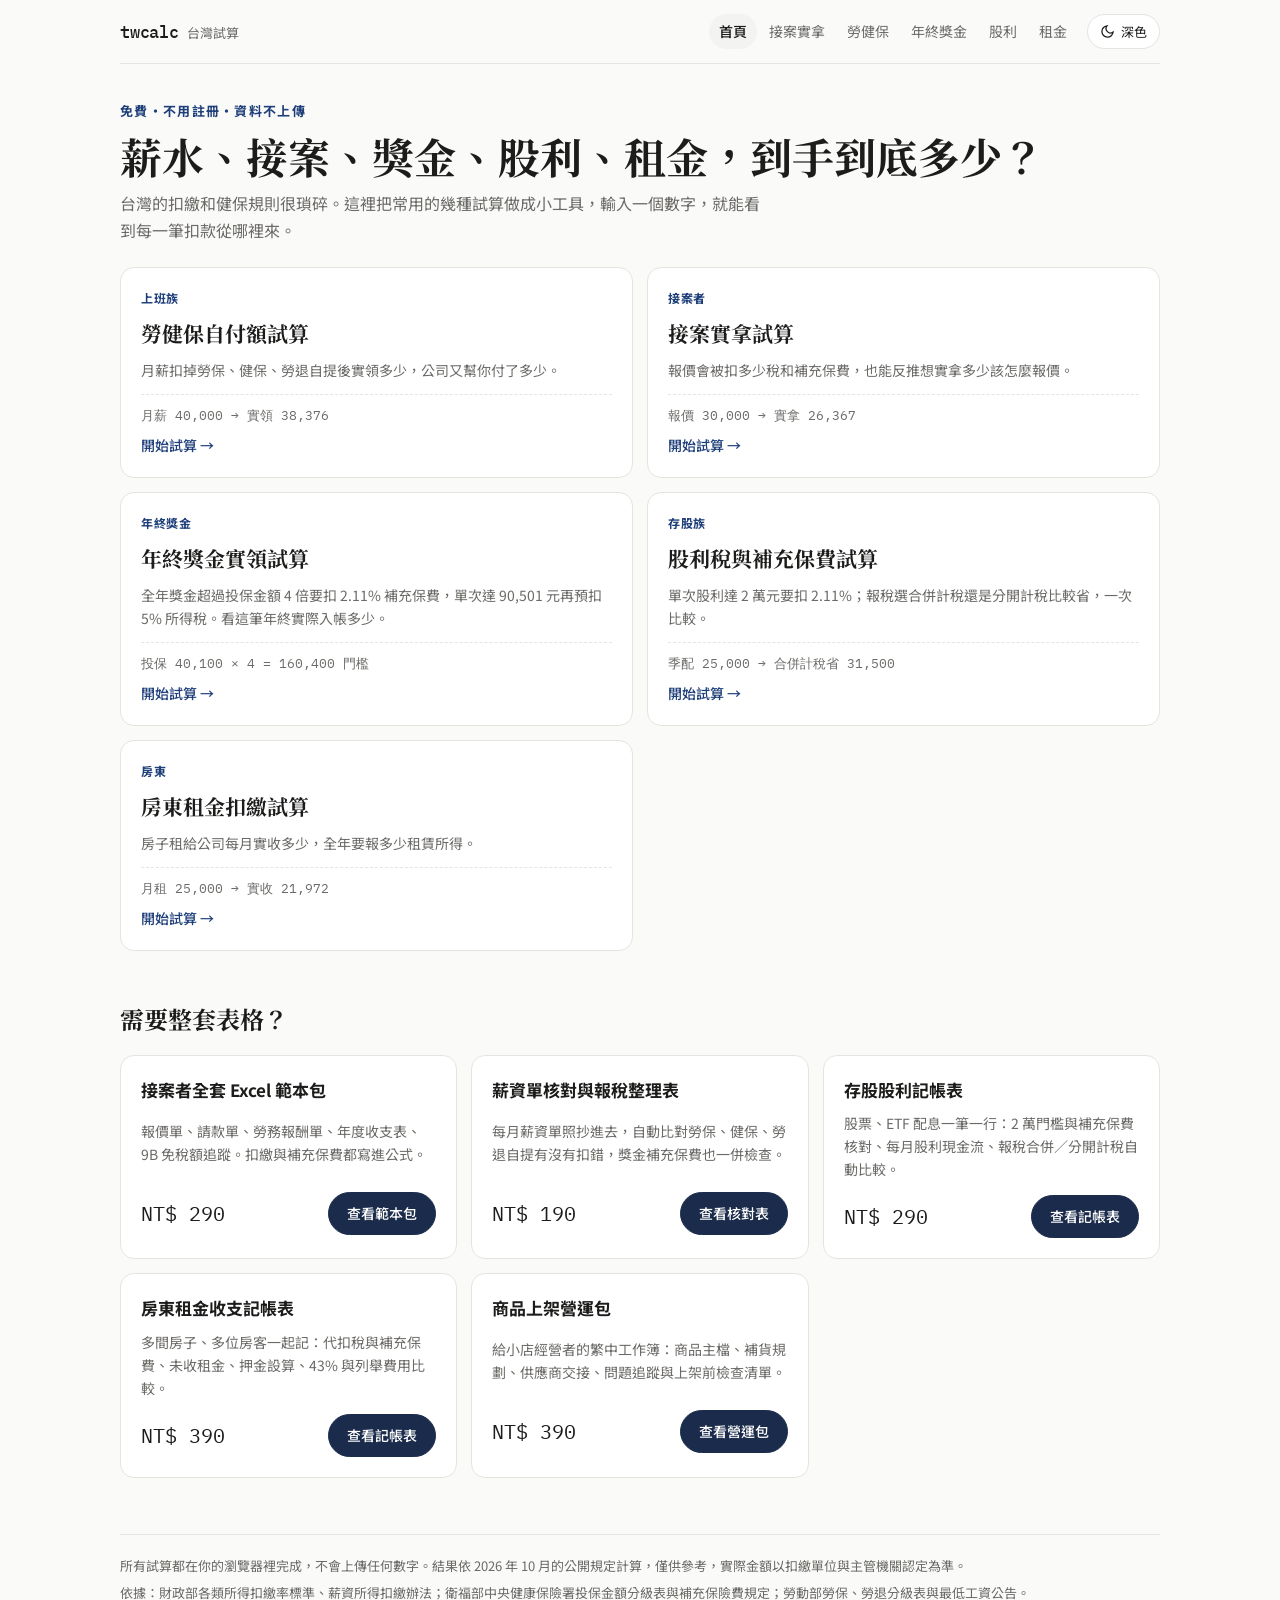
<file: index.html>
<!doctype html>
<html lang="zh-Hant-TW">
<head>
<meta charset="utf-8">
<meta name="viewport" content="width=device-width,initial-scale=1,viewport-fit=cover">
<title>twcalc 台灣試算</title>
<meta name="description" content="台灣人常用的薪資、接案、獎金與租金試算小工具：勞健保自付額、接案實拿、年終獎金扣繳、股利報稅、房東租金扣繳。免費使用，資料只在瀏覽器裡運算。">
<link rel="canonical" href="https://vic510.github.io/twcalc/">
<meta property="og:type" content="website">
<meta property="og:title" content="twcalc 台灣試算">
<meta property="og:description" content="台灣人常用的薪資、接案、獎金與租金試算小工具：勞健保自付額、接案實拿、年終獎金扣繳、股利報稅、房東租金扣繳。免費使用，資料只在瀏覽器裡運算。">
<meta property="og:url" content="https://vic510.github.io/twcalc/">
<meta property="og:locale" content="zh_TW">
<meta name="theme-color" content="#1B2B4B">
<link rel="icon" href="data:image/svg+xml,%3Csvg xmlns='http://www.w3.org/2000/svg' viewBox='0 0 32 32'%3E%3Crect width='32' height='32' rx='8' fill='%231B2B4B'/%3E%3Ctext x='16' y='22' font-size='17' text-anchor='middle' fill='white' font-family='monospace'%3Etw%3C/text%3E%3C/svg%3E">
<script>(function(){var t;try{t=localStorage.getItem('twcalc-theme')}catch(e){}if(!t)t=matchMedia('(prefers-color-scheme: dark)').matches?'dark':'light';document.documentElement.dataset.theme=t})()</script>
<link rel="preconnect" href="https://fonts.googleapis.com">
<link rel="preconnect" href="https://fonts.gstatic.com" crossorigin>
<link rel="stylesheet" href="https://fonts.googleapis.com/css2?family=Noto+Serif+TC:wght@700&family=Noto+Sans+TC:wght@400;500;700&family=IBM+Plex+Mono:wght@400;500&display=swap">
<link rel="stylesheet" href="assets/site.css">
<script type="application/ld+json">{"@context": "https://schema.org", "@type": "WebApplication", "name": "twcalc 台灣試算", "url": "https://vic510.github.io/twcalc/", "applicationCategory": "FinanceApplication", "operatingSystem": "Any", "inLanguage": "zh-Hant-TW", "offers": {"@type": "Offer", "price": "0", "priceCurrency": "TWD"}, "description": "台灣人常用的薪資、接案、獎金與租金試算小工具：勞健保自付額、接案實拿、年終獎金扣繳、股利報稅、房東租金扣繳。免費使用，資料只在瀏覽器裡運算。"}</script>
</head>
<body>
<div class="wrap">
<nav class="nav" aria-label="主要">
  <a class="brand" href=""><b>twcalc</b><span>台灣試算</span></a>
  <div class="nav-r"><div class="links"><a href="" aria-current="page" class="keep">首頁</a><a href="freelance/">接案實拿</a><a href="payroll/">勞健保</a><a href="bonus/">年終獎金</a><a href="dividend/">股利</a><a href="rent/">租金</a></div><button class="theme" id="theme" type="button"></button></div>
</nav>
  <header class="hero">
    <div class="eyebrow">免費・不用註冊・資料不上傳</div>
    <h1><span class="nw">薪水、接案、獎金、股利、租金，</span><span class="nw">到手到底多少？</span></h1>
    <p class="lede">台灣的扣繳和健保規則很瑣碎。這裡把常用的幾種試算做成小工具，輸入一個數字，就能看到每一筆扣款從哪裡來。</p>
  </header>

  <div class="tools">
    <a class="tool" href="payroll/">
      <span class="tag">上班族</span>
      <h3>勞健保自付額試算</h3>
      <p>月薪扣掉勞保、健保、勞退自提後實領多少，公司又幫你付了多少。</p>
      <span class="q">月薪 40,000 → 實領 38,376</span>
      <span class="go">開始試算 →</span>
    </a>
    <a class="tool" href="freelance/">
      <span class="tag">接案者</span>
      <h3>接案實拿試算</h3>
      <p>報價會被扣多少稅和補充保費，也能反推想實拿多少該怎麼報價。</p>
      <span class="q">報價 30,000 → 實拿 26,367</span>
      <span class="go">開始試算 →</span>
    </a>
    <a class="tool" href="bonus/">
      <span class="tag">年終獎金</span>
      <h3>年終獎金實領試算</h3>
      <p>全年獎金超過投保金額 4 倍要扣 2.11% 補充保費，單次達 90,501 元再預扣 5% 所得稅。看這筆年終實際入帳多少。</p>
      <span class="q">投保 40,100 × 4 = 160,400 門檻</span>
      <span class="go">開始試算 →</span>
    </a>
    <a class="tool" href="dividend/">
      <span class="tag">存股族</span>
      <h3>股利稅與補充保費試算</h3>
      <p>單次股利達 2 萬元要扣 2.11%；報稅選合併計稅還是分開計稅比較省，一次比較。</p>
      <span class="q">季配 25,000 → 合併計稅省 31,500</span>
      <span class="go">開始試算 →</span>
    </a>
    <a class="tool" href="rent/">
      <span class="tag">房東</span>
      <h3>房東租金扣繳試算</h3>
      <p>房子租給公司每月實收多少，全年要報多少租賃所得。</p>
      <span class="q">月租 25,000 → 實收 21,972</span>
      <span class="go">開始試算 →</span>
    </a>
  </div>

  <section class="info">
    <h2>需要整套表格？</h2>
    <div class="packs">
      <div class="packcard">
        <h3>接案者全套 Excel 範本包</h3>
        <p>報價單、請款單、勞務報酬單、年度收支表、9B 免稅額追蹤。扣繳與補充保費都寫進公式。</p>
        <div class="row2"><span class="p">NT$ 290</span><a class="btn" href="https://peterleaf8.gumroad.com/l/tw-freelance-pack" target="_blank" rel="noopener">查看範本包</a></div>
      </div>
      <div class="packcard">
        <h3>薪資單核對與報稅整理表</h3>
        <p>每月薪資單照抄進去，自動比對勞保、健保、勞退自提有沒有扣錯，獎金補充保費也一併檢查。</p>
        <div class="row2"><span class="p">NT$ 190</span><a class="btn" href="https://peterleaf8.gumroad.com/l/tw-payroll-check" target="_blank" rel="noopener">查看核對表</a></div>
      </div>
      <div class="packcard">
        <h3>存股股利記帳表</h3>
        <p>股票、ETF 配息一筆一行：2 萬門檻與補充保費核對、每月股利現金流、報稅合併／分開計稅自動比較。</p>
        <div class="row2"><span class="p">NT$ 290</span><a class="btn" href="https://peterleaf8.gumroad.com/l/tw-dividend-pack" target="_blank" rel="noopener">查看記帳表</a></div>
      </div>
      <div class="packcard">
        <h3>房東租金收支記帳表</h3>
        <p>多間房子、多位房客一起記：代扣稅與補充保費、未收租金、押金設算、43% 與列舉費用比較。</p>
        <div class="row2"><span class="p">NT$ 390</span><a class="btn" href="https://peterleaf8.gumroad.com/l/tw-landlord-pack" target="_blank" rel="noopener">查看記帳表</a></div>
      </div>
      <div class="packcard">
        <h3>商品上架營運包</h3>
        <p>給小店經營者的繁中工作簿：商品主檔、補貨規劃、供應商交接、問題追蹤與上架前檢查清單。</p>
        <div class="row2"><span class="p">NT$ 390</span><a class="btn" href="https://peterleaf8.gumroad.com/l/tw-shop-listing-pack" target="_blank" rel="noopener">查看營運包</a></div>
      </div>
    </div>
  </section>

<footer class="foot">
  <span>所有試算都在你的瀏覽器裡完成，不會上傳任何數字。結果依 2026 年 10 月的公開規定計算，僅供參考，實際金額以扣繳單位與主管機關認定為準。</span>
  <span>依據：財政部各類所得扣繳率標準、薪資所得扣繳辦法；衛福部中央健康保險署投保金額分級表與補充保險費規定；勞動部勞保、勞退分級表與最低工資公告。</span>
</footer>
</div>
<script src="assets/tw.js"></script>
<script src="assets/ui.js"></script>
<script src="assets/home.js" defer></script>
</body>
</html>
</file>
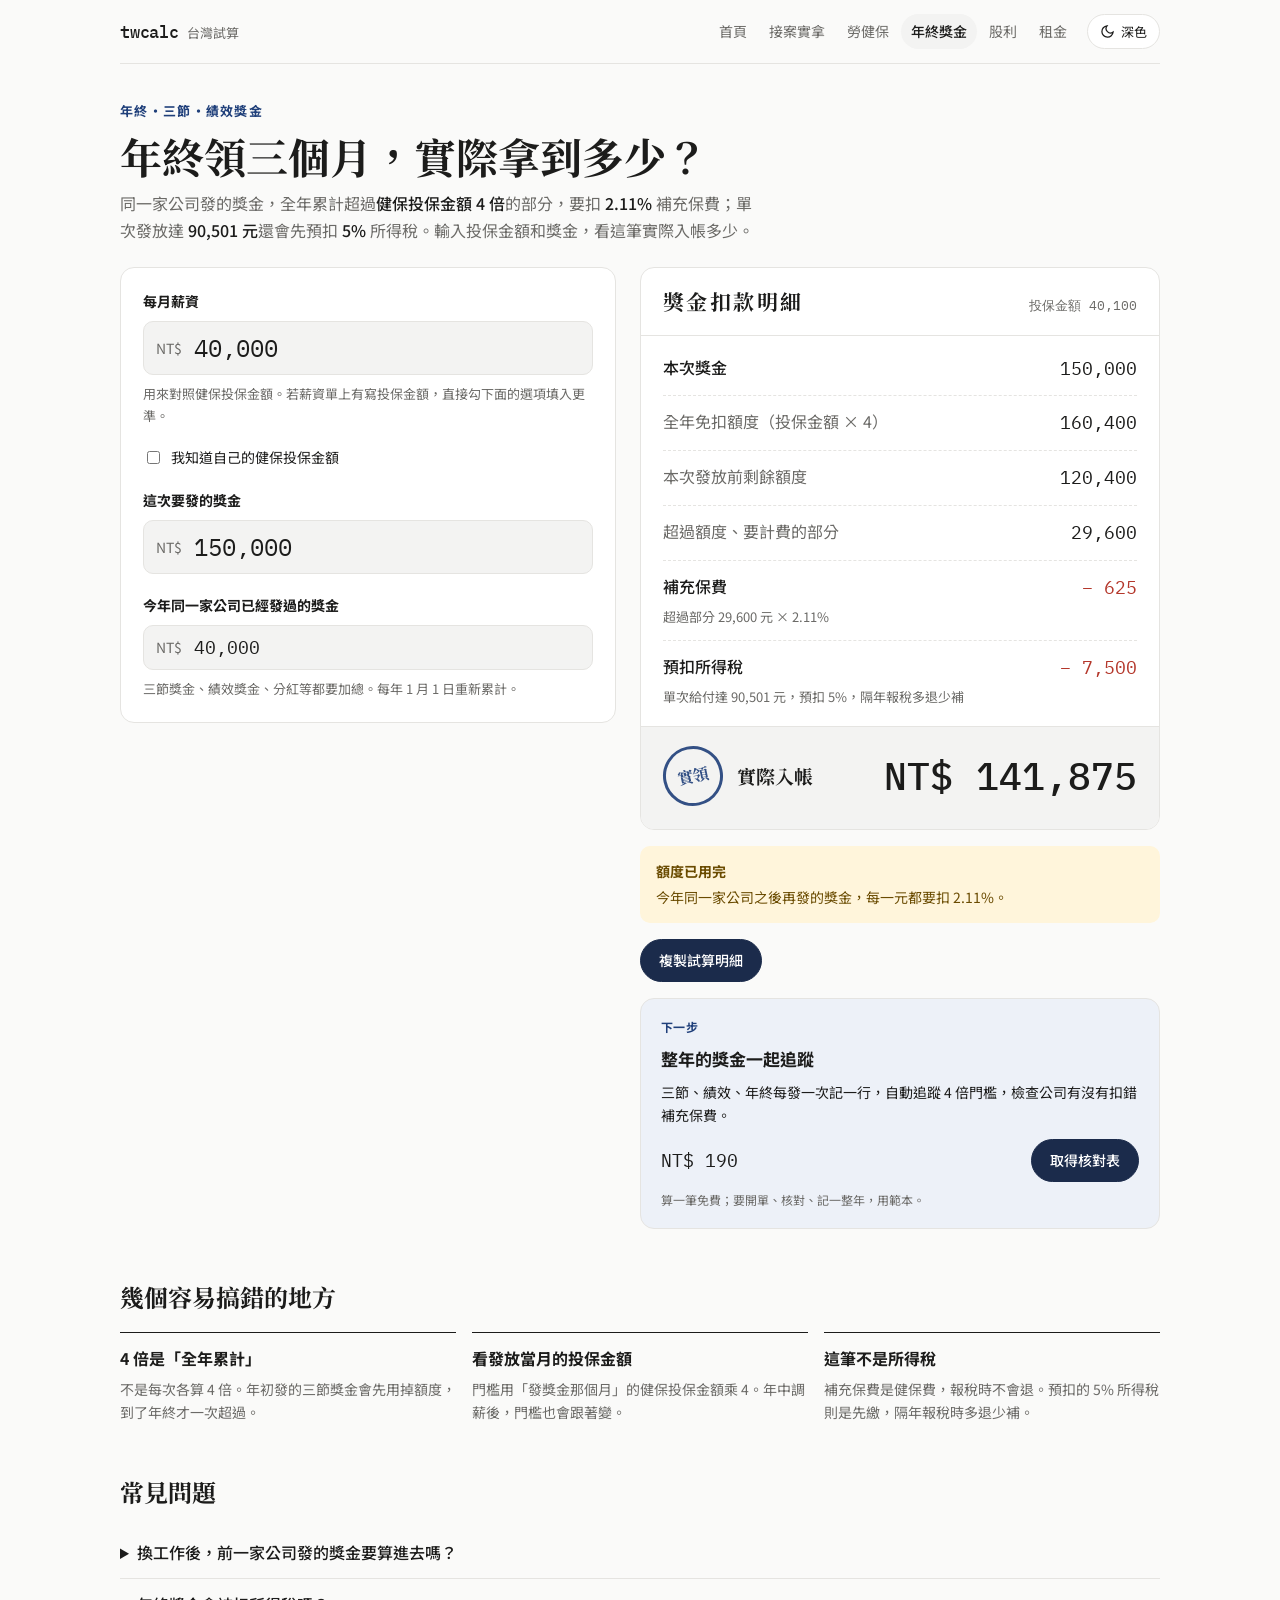
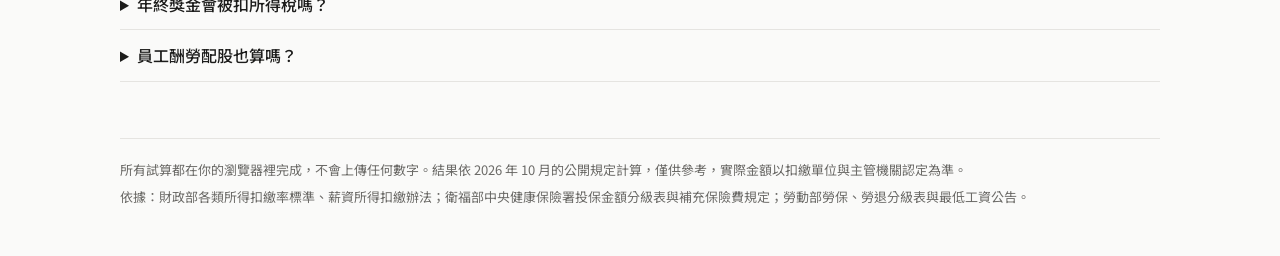
<file: bonus/index.html>
<!doctype html>
<html lang="zh-Hant-TW">
<head>
<meta charset="utf-8">
<meta name="viewport" content="width=device-width,initial-scale=1,viewport-fit=cover">
<title>年終獎金實領試算｜twcalc 台灣試算</title>
<meta name="description" content="年終、三節獎金會被扣多少？輸入投保金額與獎金，算出二代健保補充保費（超過 4 倍門檻）與 5% 預扣所得稅，看實際入帳金額。">
<link rel="canonical" href="https://vic510.github.io/twcalc/bonus/">
<meta property="og:type" content="website">
<meta property="og:title" content="年終獎金實領試算｜twcalc 台灣試算">
<meta property="og:description" content="年終、三節獎金會被扣多少？輸入投保金額與獎金，算出二代健保補充保費（超過 4 倍門檻）與 5% 預扣所得稅，看實際入帳金額。">
<meta property="og:url" content="https://vic510.github.io/twcalc/bonus/">
<meta property="og:locale" content="zh_TW">
<meta name="theme-color" content="#1B2B4B">
<link rel="icon" href="data:image/svg+xml,%3Csvg xmlns='http://www.w3.org/2000/svg' viewBox='0 0 32 32'%3E%3Crect width='32' height='32' rx='8' fill='%231B2B4B'/%3E%3Ctext x='16' y='22' font-size='17' text-anchor='middle' fill='white' font-family='monospace'%3Etw%3C/text%3E%3C/svg%3E">
<script>(function(){var t;try{t=localStorage.getItem('twcalc-theme')}catch(e){}if(!t)t=matchMedia('(prefers-color-scheme: dark)').matches?'dark':'light';document.documentElement.dataset.theme=t})()</script>
<link rel="preconnect" href="https://fonts.googleapis.com">
<link rel="preconnect" href="https://fonts.gstatic.com" crossorigin>
<link rel="stylesheet" href="https://fonts.googleapis.com/css2?family=Noto+Serif+TC:wght@700&family=Noto+Sans+TC:wght@400;500;700&family=IBM+Plex+Mono:wght@400;500&display=swap">
<link rel="stylesheet" href="../assets/site.css">
<script type="application/ld+json">{"@context": "https://schema.org", "@type": "WebApplication", "name": "年終獎金實領試算", "url": "https://vic510.github.io/twcalc/bonus/", "applicationCategory": "FinanceApplication", "operatingSystem": "Any", "inLanguage": "zh-Hant-TW", "offers": {"@type": "Offer", "price": "0", "priceCurrency": "TWD"}, "description": "年終、三節獎金會被扣多少？輸入投保金額與獎金，算出二代健保補充保費（超過 4 倍門檻）與 5% 預扣所得稅，看實際入帳金額。"}</script>
</head>
<body>
<div class="wrap">
<nav class="nav" aria-label="主要">
  <a class="brand" href="../"><b>twcalc</b><span>台灣試算</span></a>
  <div class="nav-r"><div class="links"><a href="../" class="keep">首頁</a><a href="../freelance/">接案實拿</a><a href="../payroll/">勞健保</a><a href="../bonus/" aria-current="page">年終獎金</a><a href="../dividend/">股利</a><a href="../rent/">租金</a></div><button class="theme" id="theme" type="button"></button></div>
</nav>
  <header class="hero">
    <div class="eyebrow">年終・三節・績效獎金</div>
    <h1><span class="nw">年終領三個月，</span><span class="nw">實際拿到多少？</span></h1>
    <p class="lede">同一家公司發的獎金，全年累計超過<b>健保投保金額 4 倍</b>的部分，要扣 <b>2.11%</b> 補充保費；單次發放達 <b>90,501 元</b>還會先預扣 <b>5%</b> 所得稅。輸入投保金額和獎金，看這筆實際入帳多少。</p>
  </header>

  <div class="main">
    <form class="panel" id="form" autocomplete="off">
      <div class="field">
        <label class="label" for="salary">每月薪資</label>
        <div class="money"><span>NT$</span><input id="salary" inputmode="numeric" value="40,000" aria-describedby="salary-h"></div>
        <div class="hint" id="salary-h">用來對照健保投保金額。若薪資單上有寫投保金額，直接勾下面的選項填入更準。</div>
      </div>
      <label class="check"><input type="checkbox" id="known"> <span>我知道自己的健保投保金額</span></label>
      <div class="field" id="ins-f" hidden>
        <label class="label" for="ins">健保投保金額</label>
        <div class="money sm"><span>NT$</span><input id="ins" inputmode="numeric" value="40,100"></div>
      </div>

      <div class="field">
        <label class="label" for="bonus">這次要發的獎金</label>
        <div class="money"><span>NT$</span><input id="bonus" inputmode="numeric" value="150,000"></div>
      </div>
      <div class="field">
        <label class="label" for="before">今年同一家公司已經發過的獎金</label>
        <div class="money sm"><span>NT$</span><input id="before" inputmode="numeric" value="40,000"></div>
        <div class="hint">三節獎金、績效獎金、分紅等都要加總。每年 1 月 1 日重新累計。</div>
      </div>
    </form>

    <div class="side">
      <div class="slip" aria-live="polite">
        <div class="slip-head"><h2>獎金扣款明細</h2><span class="code" id="slip-code"></span></div>
        <div class="rows">
          <div class="row"><span class="k">本次獎金</span><span class="v" id="o-bonus"></span></div>
          <div class="row sub"><span class="k">全年免扣額度（投保金額 × 4）</span><span class="v" id="o-cap"></span></div>
          <div class="row sub"><span class="k">本次發放前剩餘額度</span><span class="v" id="o-room"></span></div>
          <div class="row sub"><span class="k">超過額度、要計費的部分</span><span class="v" id="o-over"></span></div>
          <div class="row minus"><span class="k">補充保費</span><span class="v" id="o-prem"></span><span class="why" id="o-why"></span></div>
          <div class="row minus"><span class="k">預扣所得稅</span><span class="v" id="o-tax"></span><span class="why" id="o-tax-why"></span></div>
        </div>
        <div class="net"><span class="netl"><span class="stamp" id="stamp" aria-hidden="true">實領</span><span class="k">實際入帳</span></span><span class="v" id="o-net"></span></div>
      </div>
      <div class="alert" id="tip" hidden></div>
      <div class="actions">
        <button class="btn" type="button" id="copy">複製試算明細</button>
        <span class="toast" id="toast" role="status"></span>
      </div>
      <div class="next" id="next">
        <span class="tag">下一步</span>
        <h3>整年的獎金一起追蹤</h3>
        <p id="next-body">三節、績效、年終每發一次記一行，自動追蹤 4 倍門檻，檢查公司有沒有扣錯補充保費。</p>
        <div class="row2"><span class="p">NT$ 190</span><a class="btn" href="https://peterleaf8.gumroad.com/l/tw-payroll-check" target="_blank" rel="noopener">取得核對表</a></div>
        <span class="free">算一筆免費；要開單、核對、記一整年，用範本。</span>
      </div>
    </div>
  </div>

  <section class="info">
    <h2>幾個容易搞錯的地方</h2>
    <div class="grid3">
      <div class="card"><h3>4 倍是「全年累計」</h3><p>不是每次各算 4 倍。年初發的三節獎金會先用掉額度，到了年終才一次超過。</p></div>
      <div class="card"><h3>看發放當月的投保金額</h3><p>門檻用「發獎金那個月」的健保投保金額乘 4。年中調薪後，門檻也會跟著變。</p></div>
      <div class="card"><h3>這筆不是所得稅</h3><p>補充保費是健保費，報稅時不會退。預扣的 5% 所得稅則是先繳，隔年報稅時多退少補。</p></div>
    </div>
  </section>

  <section class="info">
    <h2>常見問題</h2>
    <div>
      <details><summary>換工作後，前一家公司發的獎金要算進去嗎？</summary><p>不用。4 倍門檻是以同一個投保單位計算，換到新公司就重新累計。</p></details>
      <details><summary>年終獎金會被扣所得稅嗎？</summary><p>非每月給付的獎金，單次給付達 90,501 元（2026 年）時，公司會先扣 5% 所得稅，報稅時再結算，本工具已列入。這和補充保費是兩筆不同的扣款。少數公司改把獎金併入當月薪資、依扣繳稅額表計算，或是你不是稅法上的居住者（扣 18%），實際預扣金額會不同。</p></details>
      <details><summary>員工酬勞配股也算嗎？</summary><p>算。以股票發放的員工酬勞同樣列入獎金累計，計費金額依健保署規定的價值認定。</p></details>
    </div>
  </section>

<footer class="foot">
  <span>所有試算都在你的瀏覽器裡完成，不會上傳任何數字。結果依 2026 年 10 月的公開規定計算，僅供參考，實際金額以扣繳單位與主管機關認定為準。</span>
  <span>依據：財政部各類所得扣繳率標準、薪資所得扣繳辦法；衛福部中央健康保險署投保金額分級表與補充保險費規定；勞動部勞保、勞退分級表與最低工資公告。</span>
</footer>
</div>
<script src="../assets/tw.js"></script>
<script src="../assets/ui.js"></script>
<script src="../assets/bonus.js" defer></script>
</body>
</html>
</file>
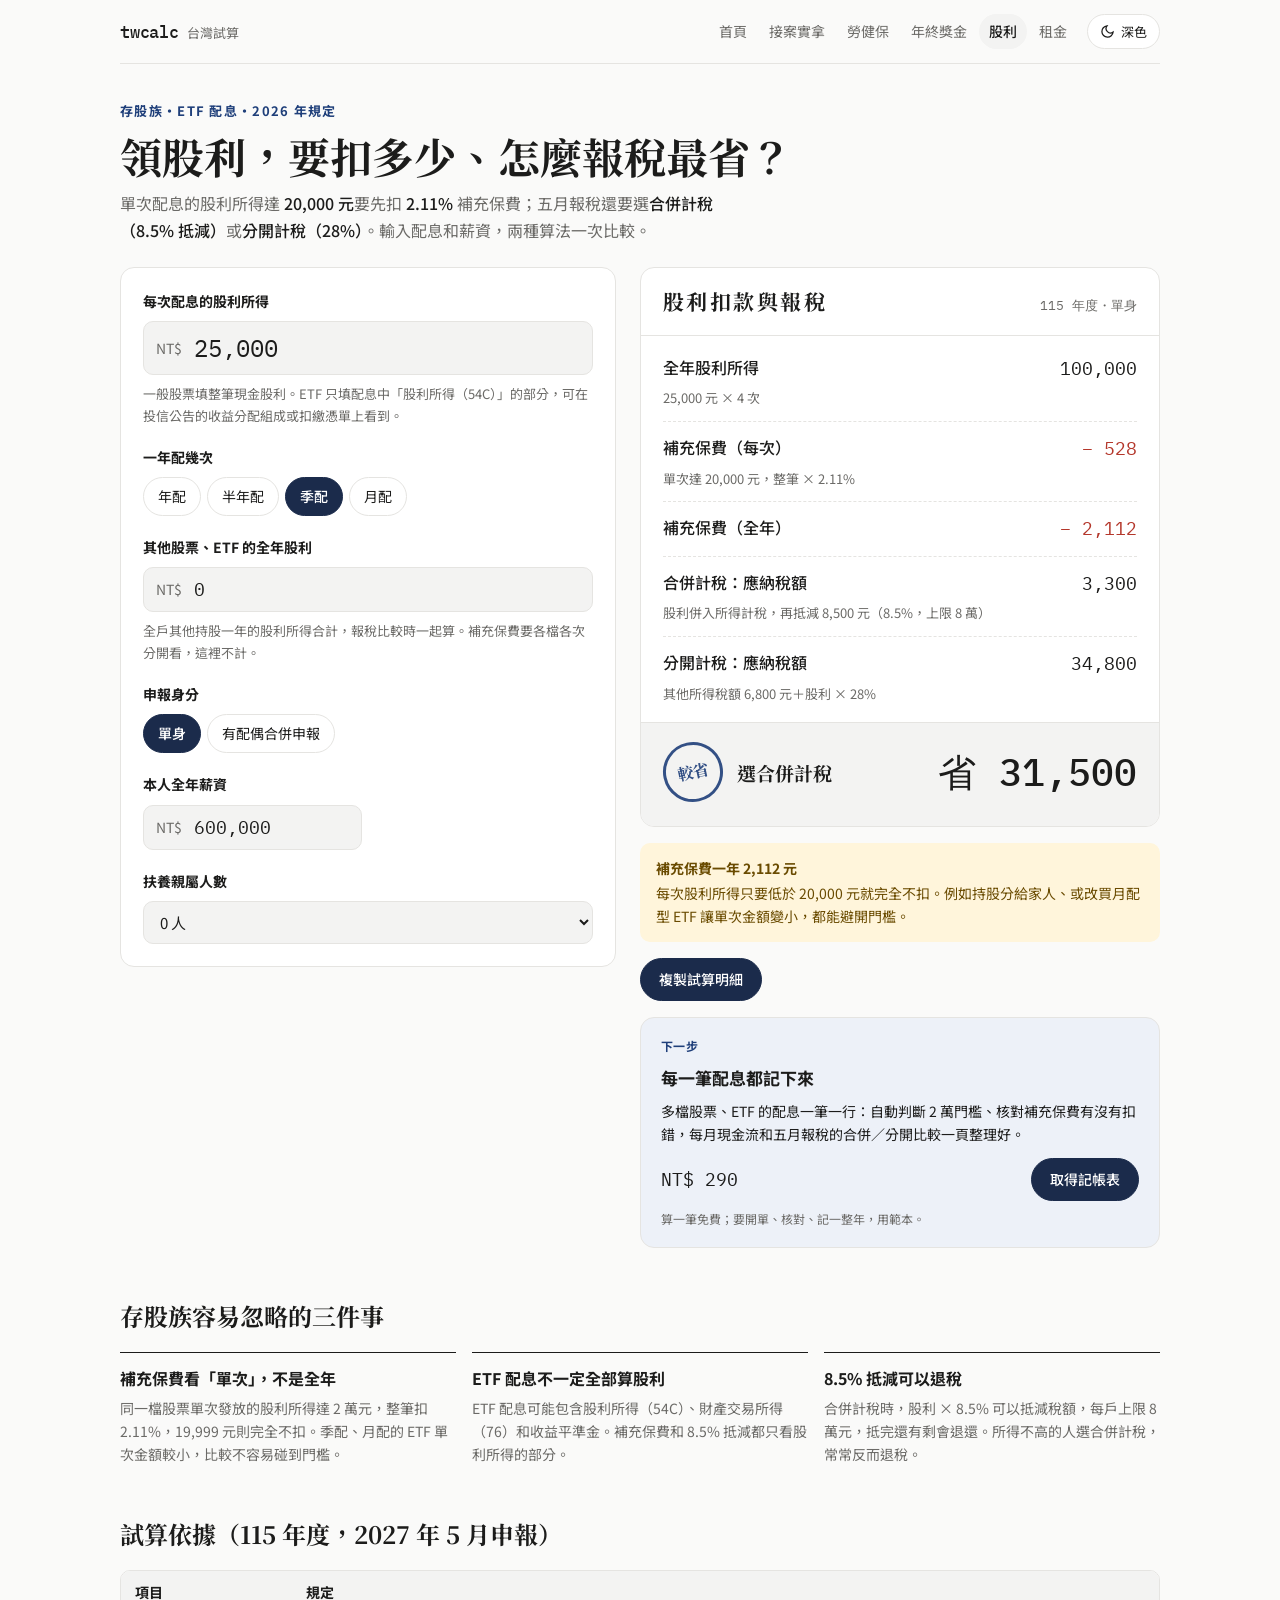
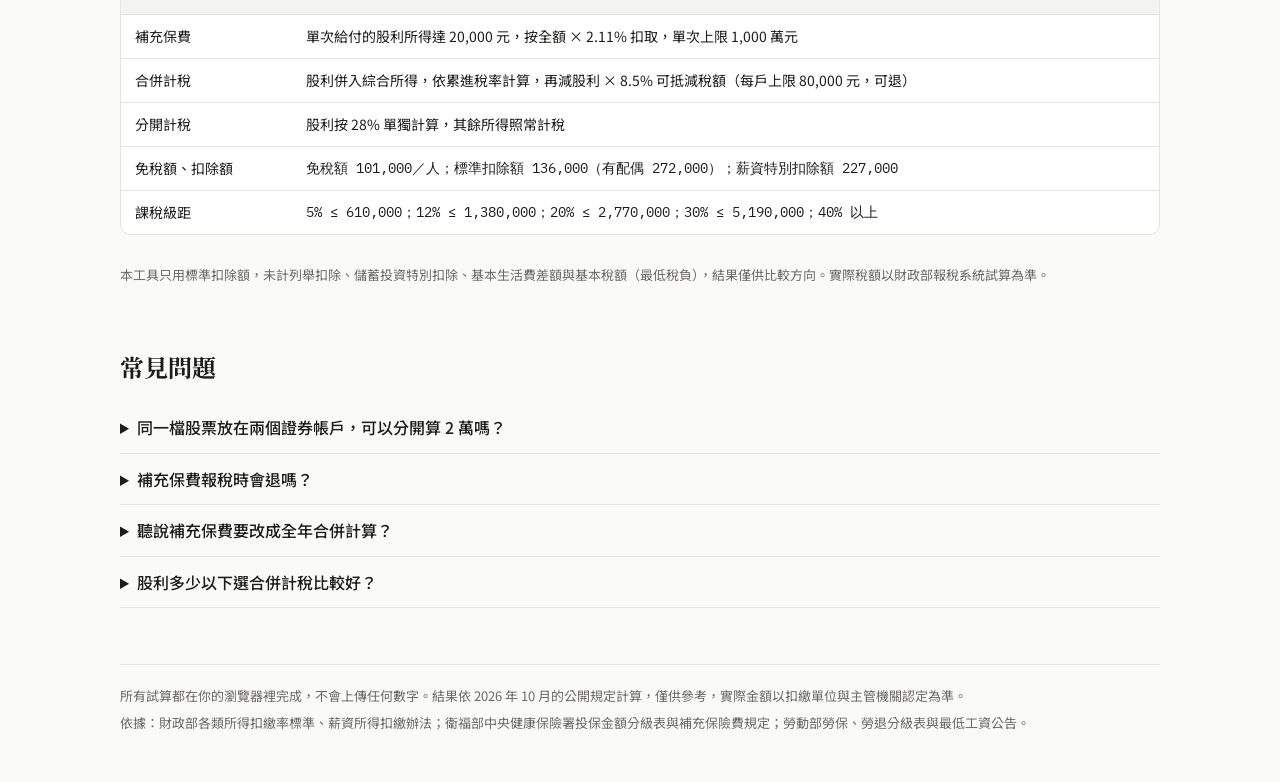
<file: dividend/index.html>
<!doctype html>
<html lang="zh-Hant-TW">
<head>
<meta charset="utf-8">
<meta name="viewport" content="width=device-width,initial-scale=1,viewport-fit=cover">
<title>股利稅與補充保費試算｜twcalc 台灣試算</title>
<meta name="description" content="存股族、ETF 配息試算：單次股利達 2 萬元要扣多少補充保費，五月報稅選合併計稅（8.5% 抵減）還是分開計稅（28%）比較省。">
<link rel="canonical" href="https://vic510.github.io/twcalc/dividend/">
<meta property="og:type" content="website">
<meta property="og:title" content="股利稅與補充保費試算｜twcalc 台灣試算">
<meta property="og:description" content="存股族、ETF 配息試算：單次股利達 2 萬元要扣多少補充保費，五月報稅選合併計稅（8.5% 抵減）還是分開計稅（28%）比較省。">
<meta property="og:url" content="https://vic510.github.io/twcalc/dividend/">
<meta property="og:locale" content="zh_TW">
<meta name="theme-color" content="#1B2B4B">
<link rel="icon" href="data:image/svg+xml,%3Csvg xmlns='http://www.w3.org/2000/svg' viewBox='0 0 32 32'%3E%3Crect width='32' height='32' rx='8' fill='%231B2B4B'/%3E%3Ctext x='16' y='22' font-size='17' text-anchor='middle' fill='white' font-family='monospace'%3Etw%3C/text%3E%3C/svg%3E">
<script>(function(){var t;try{t=localStorage.getItem('twcalc-theme')}catch(e){}if(!t)t=matchMedia('(prefers-color-scheme: dark)').matches?'dark':'light';document.documentElement.dataset.theme=t})()</script>
<link rel="preconnect" href="https://fonts.googleapis.com">
<link rel="preconnect" href="https://fonts.gstatic.com" crossorigin>
<link rel="stylesheet" href="https://fonts.googleapis.com/css2?family=Noto+Serif+TC:wght@700&family=Noto+Sans+TC:wght@400;500;700&family=IBM+Plex+Mono:wght@400;500&display=swap">
<link rel="stylesheet" href="../assets/site.css">
<script type="application/ld+json">{"@context": "https://schema.org", "@type": "WebApplication", "name": "股利稅與補充保費試算", "url": "https://vic510.github.io/twcalc/dividend/", "applicationCategory": "FinanceApplication", "operatingSystem": "Any", "inLanguage": "zh-Hant-TW", "offers": {"@type": "Offer", "price": "0", "priceCurrency": "TWD"}, "description": "存股族、ETF 配息試算：單次股利達 2 萬元要扣多少補充保費，五月報稅選合併計稅（8.5% 抵減）還是分開計稅（28%）比較省。"}</script>
</head>
<body>
<div class="wrap">
<nav class="nav" aria-label="主要">
  <a class="brand" href="../"><b>twcalc</b><span>台灣試算</span></a>
  <div class="nav-r"><div class="links"><a href="../" class="keep">首頁</a><a href="../freelance/">接案實拿</a><a href="../payroll/">勞健保</a><a href="../bonus/">年終獎金</a><a href="../dividend/" aria-current="page">股利</a><a href="../rent/">租金</a></div><button class="theme" id="theme" type="button"></button></div>
</nav>
  <header class="hero">
    <div class="eyebrow">存股族・ETF 配息・2026 年規定</div>
    <h1><span class="nw">領股利，</span><span class="nw">要扣多少、怎麼報稅最省？</span></h1>
    <p class="lede">單次配息的股利所得達 <b>20,000 元</b>要先扣 <b>2.11%</b> 補充保費；五月報稅還要選<b>合併計稅（8.5% 抵減）</b>或<b>分開計稅（28%）</b>。輸入配息和薪資，兩種算法一次比較。</p>
  </header>

  <div class="main">
    <form class="panel" id="form" autocomplete="off">
      <div class="field">
        <label class="label" for="per">每次配息的股利所得</label>
        <div class="money"><span>NT$</span><input id="per" inputmode="numeric" value="25,000" aria-describedby="per-h"></div>
        <div class="hint" id="per-h">一般股票填整筆現金股利。ETF 只填配息中「股利所得（54C）」的部分，可在投信公告的收益分配組成或扣繳憑單上看到。</div>
      </div>

      <div class="field">
        <div class="label" id="times-l">一年配幾次</div>
        <div class="seg" role="group" aria-labelledby="times-l">
          <button type="button" data-times="1" aria-pressed="false">年配</button>
          <button type="button" data-times="2" aria-pressed="false">半年配</button>
          <button type="button" data-times="4" aria-pressed="true">季配</button>
          <button type="button" data-times="12" aria-pressed="false">月配</button>
        </div>
      </div>

      <div class="field">
        <label class="label" for="other">其他股票、ETF 的全年股利</label>
        <div class="money sm"><span>NT$</span><input id="other" inputmode="numeric" value="0"></div>
        <div class="hint">全戶其他持股一年的股利所得合計，報稅比較時一起算。補充保費要各檔各次分開看，這裡不計。</div>
      </div>

      <div class="field">
        <div class="label" id="fs-l">申報身分</div>
        <div class="seg" role="group" aria-labelledby="fs-l">
          <button type="button" data-fs="single" aria-pressed="true">單身</button>
          <button type="button" data-fs="married" aria-pressed="false">有配偶合併申報</button>
        </div>
      </div>
      <div class="two">
        <div class="field">
          <label class="label" for="salary">本人全年薪資</label>
          <div class="money sm"><span>NT$</span><input id="salary" inputmode="numeric" value="600,000"></div>
        </div>
        <div class="field" id="sp-f" hidden>
          <label class="label" for="spouse">配偶全年薪資</label>
          <div class="money sm"><span>NT$</span><input id="spouse" inputmode="numeric" value="0"></div>
        </div>
      </div>
      <div class="field">
        <label class="label" for="deps">扶養親屬人數</label>
        <select class="sel" id="deps">
          <option value="0" selected>0 人</option><option value="1">1 人</option><option value="2">2 人</option><option value="3">3 人</option><option value="4">4 人</option><option value="5">5 人</option>
        </select>
      </div>
    </form>

    <div class="side">
      <div class="slip" aria-live="polite">
        <div class="slip-head"><h2>股利扣款與報稅</h2><span class="code" id="slip-code"></span></div>
        <div class="rows">
          <div class="row"><span class="k">全年股利所得</span><span class="v" id="o-div"></span><span class="why" id="o-div-why"></span></div>
          <div class="row minus"><span class="k">補充保費（每次）</span><span class="v" id="o-prem"></span><span class="why" id="o-prem-why"></span></div>
          <div class="row minus"><span class="k">補充保費（全年）</span><span class="v" id="o-prem-y"></span></div>
          <div class="row"><span class="k">合併計稅：應納稅額</span><span class="v" id="o-comb"></span><span class="why" id="o-comb-why"></span></div>
          <div class="row"><span class="k">分開計稅：應納稅額</span><span class="v" id="o-sep"></span><span class="why" id="o-sep-why"></span></div>
        </div>
        <div class="net"><span class="netl"><span class="stamp" id="stamp" aria-hidden="true">較省</span><span class="k" id="o-best"></span></span><span class="v" id="o-save"></span></div>
      </div>
      <div class="alert" id="tip" hidden></div>
      <div class="actions">
        <button class="btn" type="button" id="copy">複製試算明細</button>
        <span class="toast" id="toast" role="status"></span>
      </div>
      <div class="next" id="next">
        <span class="tag">下一步</span>
        <h3>每一筆配息都記下來</h3>
        <p id="next-body">多檔股票、ETF 的配息一筆一行：自動判斷 2 萬門檻、核對補充保費有沒有扣錯，每月現金流和五月報稅的合併／分開比較一頁整理好。</p>
        <div class="row2"><span class="p">NT$ 290</span><a class="btn" href="https://peterleaf8.gumroad.com/l/tw-dividend-pack" target="_blank" rel="noopener">取得記帳表</a></div>
        <span class="free">算一筆免費；要開單、核對、記一整年，用範本。</span>
      </div>
    </div>
  </div>

  <section class="info">
    <h2>存股族容易忽略的三件事</h2>
    <div class="grid3">
      <div class="card"><h3>補充保費看「單次」，不是全年</h3><p>同一檔股票單次發放的股利所得達 2 萬元，整筆扣 2.11%，19,999 元則完全不扣。季配、月配的 ETF 單次金額較小，比較不容易碰到門檻。</p></div>
      <div class="card"><h3>ETF 配息不一定全部算股利</h3><p>ETF 配息可能包含股利所得（54C）、財產交易所得（76）和收益平準金。補充保費和 8.5% 抵減都只看股利所得的部分。</p></div>
      <div class="card"><h3>8.5% 抵減可以退稅</h3><p>合併計稅時，股利 × 8.5% 可以抵減稅額，每戶上限 8 萬元，抵完還有剩會退還。所得不高的人選合併計稅，常常反而退稅。</p></div>
    </div>
  </section>

  <section class="info">
    <h2>試算依據（115 年度，2027 年 5 月申報）</h2>
    <p class="swipe" aria-hidden="true">← 表格可左右滑動 →</p>
    <div class="tbl">
      <table>
        <thead><tr><th>項目</th><th>規定</th></tr></thead>
        <tbody>
          <tr><td>補充保費</td><td>單次給付的股利所得達 20,000 元，按全額 × 2.11% 扣取，單次上限 1,000 萬元</td></tr>
          <tr><td>合併計稅</td><td>股利併入綜合所得，依累進稅率計算，再減股利 × 8.5% 可抵減稅額（每戶上限 80,000 元，可退）</td></tr>
          <tr><td>分開計稅</td><td>股利按 28% 單獨計算，其餘所得照常計稅</td></tr>
          <tr><td>免稅額、扣除額</td><td class="n">免稅額 101,000／人；標準扣除額 136,000（有配偶 272,000）；薪資特別扣除額 227,000</td></tr>
          <tr><td>課稅級距</td><td class="n">5% ≤ 610,000；12% ≤ 1,380,000；20% ≤ 2,770,000；30% ≤ 5,190,000；40% 以上</td></tr>
        </tbody>
      </table>
    </div>
    <p class="hint">本工具只用標準扣除額，未計列舉扣除、儲蓄投資特別扣除、基本生活費差額與基本稅額（最低稅負），結果僅供比較方向。實際稅額以財政部報稅系統試算為準。</p>
  </section>

  <section class="info">
    <h2>常見問題</h2>
    <div>
      <details><summary>同一檔股票放在兩個證券帳戶，可以分開算 2 萬嗎？</summary><p>不行。補充保費以同一人、同一家公司單次發放的股利合計判斷，分散在不同券商帳戶仍會合併計算。</p></details>
      <details><summary>補充保費報稅時會退嗎？</summary><p>不會退，但選列舉扣除時可以和健保費一起列報。</p></details>
      <details><summary>聽說補充保費要改成全年合併計算？</summary><p>衛福部曾提出把股利、利息、租金等改為年度結算的方案，但行政院已喊暫緩，目前仍是單次 2 萬元門檻。規定若有變動，本頁會更新。</p></details>
      <details><summary>股利多少以下選合併計稅比較好？</summary><p>常見說法是全年股利約 94 萬元以下合併計稅較划算，但真正的關鍵是你的邊際稅率。邊際稅率 30% 以下通常合併較省，40% 級距才可能分開計稅較省，用上面的試算比較最準。</p></details>
    </div>
  </section>

<footer class="foot">
  <span>所有試算都在你的瀏覽器裡完成，不會上傳任何數字。結果依 2026 年 10 月的公開規定計算，僅供參考，實際金額以扣繳單位與主管機關認定為準。</span>
  <span>依據：財政部各類所得扣繳率標準、薪資所得扣繳辦法；衛福部中央健康保險署投保金額分級表與補充保險費規定；勞動部勞保、勞退分級表與最低工資公告。</span>
</footer>
</div>
<script src="../assets/tw.js"></script>
<script src="../assets/ui.js"></script>
<script src="../assets/dividend.js" defer></script>
</body>
</html>
</file>
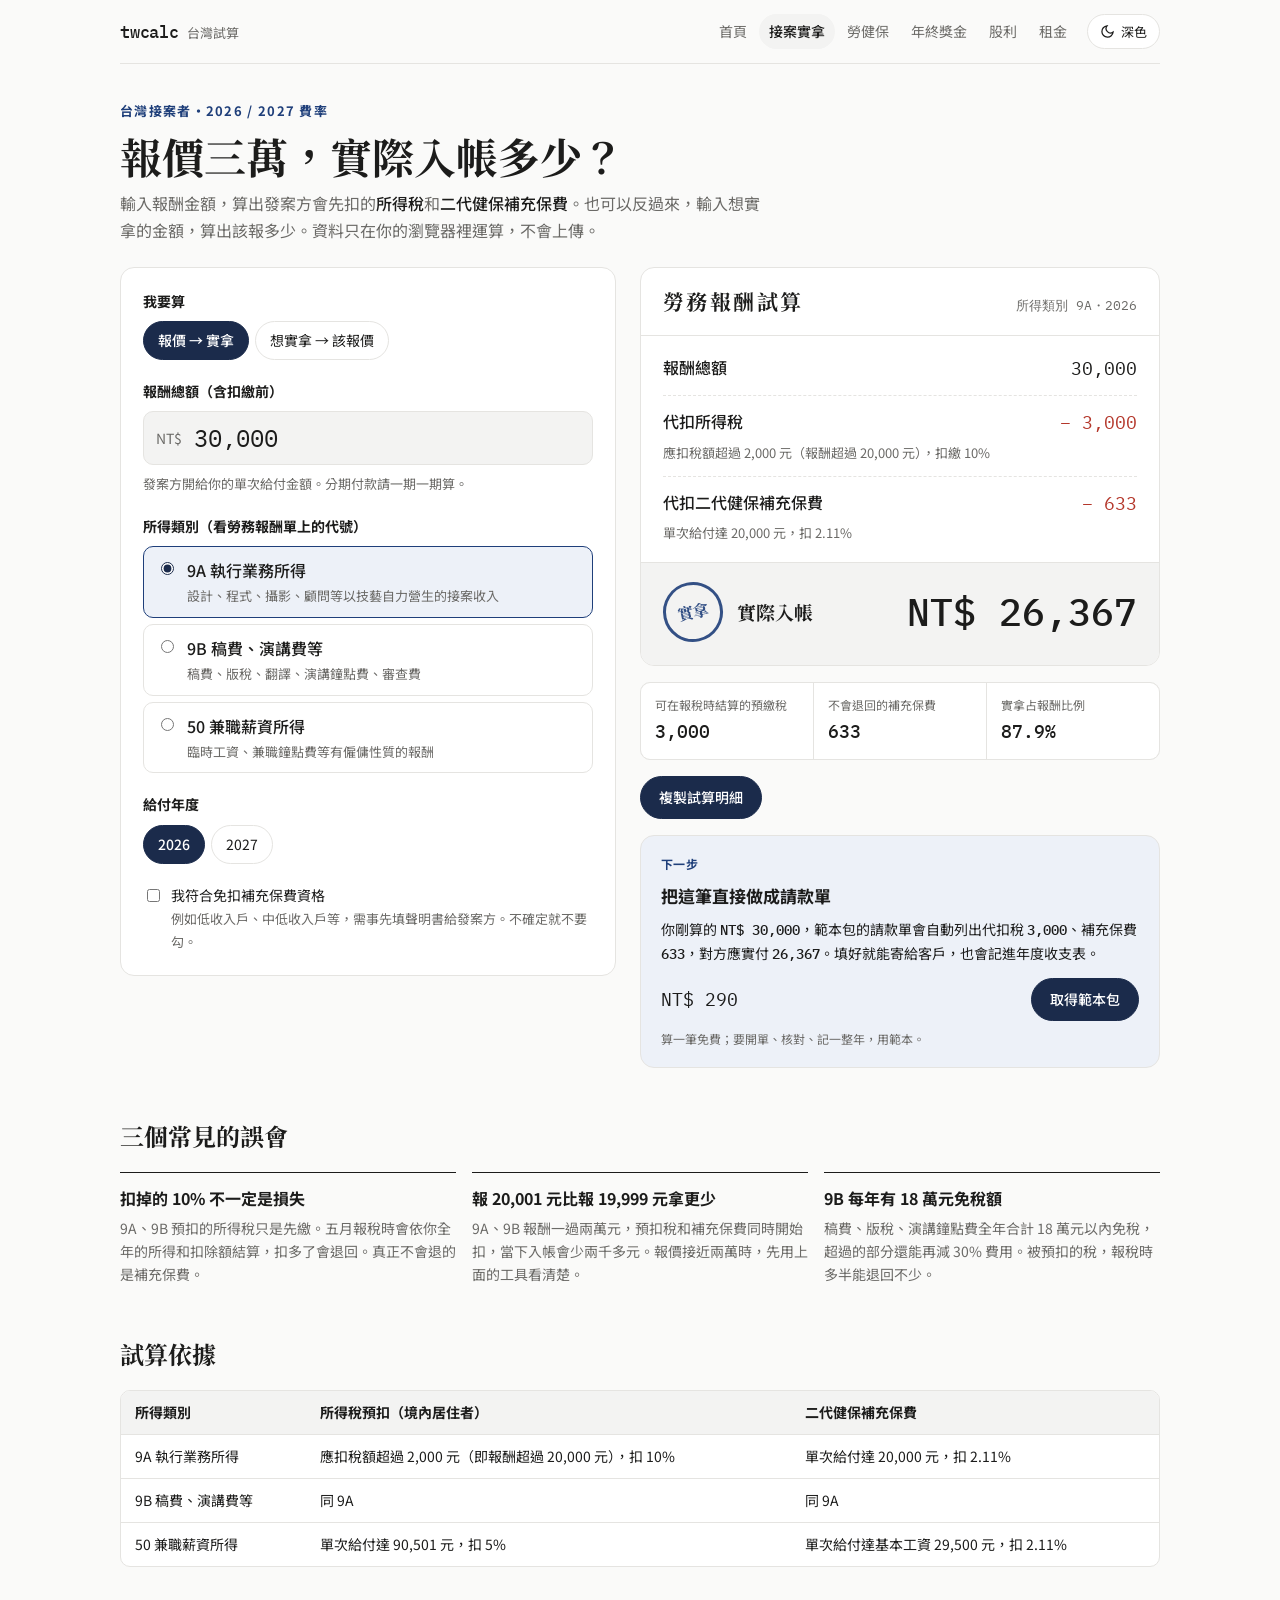
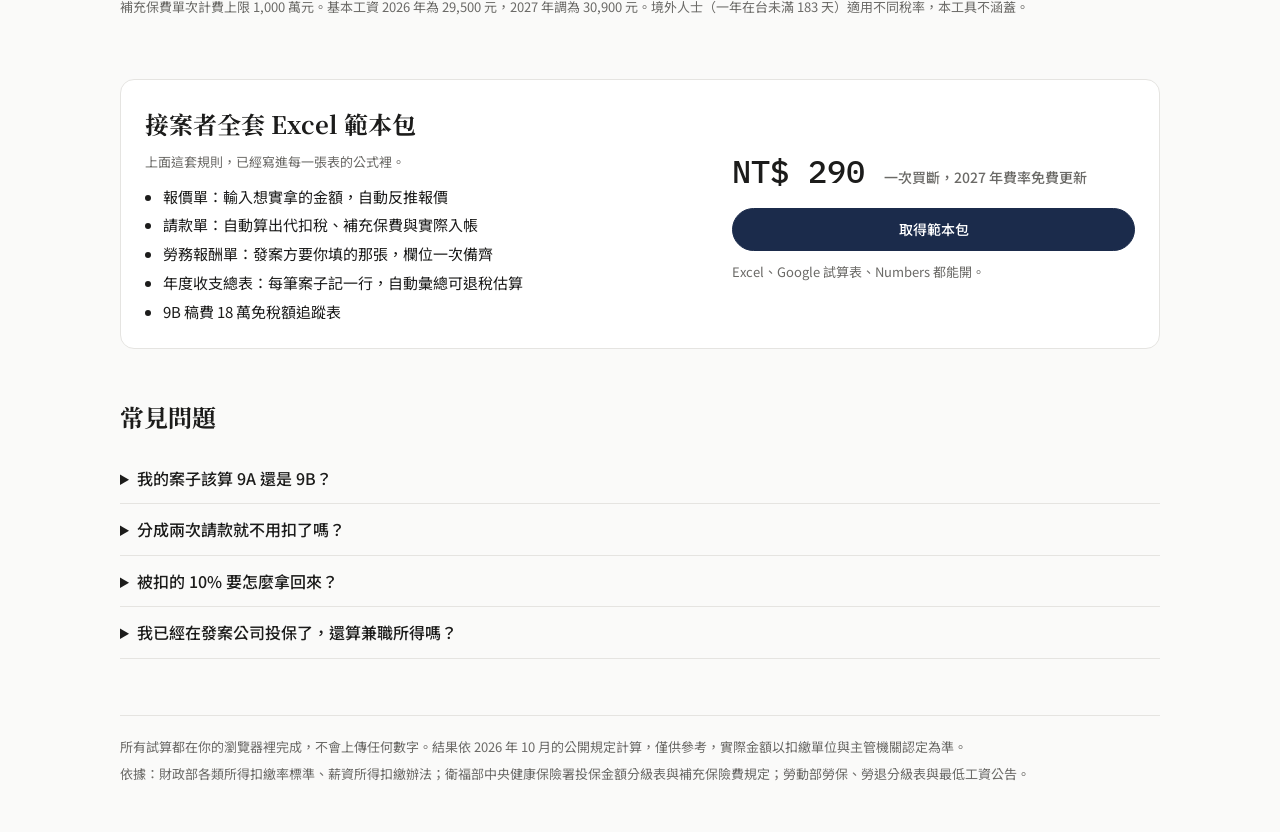
<file: freelance/index.html>
<!doctype html>
<html lang="zh-Hant-TW">
<head>
<meta charset="utf-8">
<meta name="viewport" content="width=device-width,initial-scale=1,viewport-fit=cover">
<title>接案實拿試算｜twcalc 台灣試算</title>
<meta name="description" content="台灣接案者報酬試算：輸入報價，算出代扣所得稅、二代健保補充保費與實拿金額；也能反推想實拿多少該報價多少。">
<link rel="canonical" href="https://vic510.github.io/twcalc/freelance/">
<meta property="og:type" content="website">
<meta property="og:title" content="接案實拿試算｜twcalc 台灣試算">
<meta property="og:description" content="台灣接案者報酬試算：輸入報價，算出代扣所得稅、二代健保補充保費與實拿金額；也能反推想實拿多少該報價多少。">
<meta property="og:url" content="https://vic510.github.io/twcalc/freelance/">
<meta property="og:locale" content="zh_TW">
<meta name="theme-color" content="#1B2B4B">
<link rel="icon" href="data:image/svg+xml,%3Csvg xmlns='http://www.w3.org/2000/svg' viewBox='0 0 32 32'%3E%3Crect width='32' height='32' rx='8' fill='%231B2B4B'/%3E%3Ctext x='16' y='22' font-size='17' text-anchor='middle' fill='white' font-family='monospace'%3Etw%3C/text%3E%3C/svg%3E">
<script>(function(){var t;try{t=localStorage.getItem('twcalc-theme')}catch(e){}if(!t)t=matchMedia('(prefers-color-scheme: dark)').matches?'dark':'light';document.documentElement.dataset.theme=t})()</script>
<link rel="preconnect" href="https://fonts.googleapis.com">
<link rel="preconnect" href="https://fonts.gstatic.com" crossorigin>
<link rel="stylesheet" href="https://fonts.googleapis.com/css2?family=Noto+Serif+TC:wght@700&family=Noto+Sans+TC:wght@400;500;700&family=IBM+Plex+Mono:wght@400;500&display=swap">
<link rel="stylesheet" href="../assets/site.css">
<script type="application/ld+json">{"@context": "https://schema.org", "@type": "WebApplication", "name": "接案實拿試算", "url": "https://vic510.github.io/twcalc/freelance/", "applicationCategory": "FinanceApplication", "operatingSystem": "Any", "inLanguage": "zh-Hant-TW", "offers": {"@type": "Offer", "price": "0", "priceCurrency": "TWD"}, "description": "台灣接案者報酬試算：輸入報價，算出代扣所得稅、二代健保補充保費與實拿金額；也能反推想實拿多少該報價多少。"}</script>
</head>
<body>
<div class="wrap">
<nav class="nav" aria-label="主要">
  <a class="brand" href="../"><b>twcalc</b><span>台灣試算</span></a>
  <div class="nav-r"><div class="links"><a href="../" class="keep">首頁</a><a href="../freelance/" aria-current="page">接案實拿</a><a href="../payroll/">勞健保</a><a href="../bonus/">年終獎金</a><a href="../dividend/">股利</a><a href="../rent/">租金</a></div><button class="theme" id="theme" type="button"></button></div>
</nav>
  <header class="hero">
    <div class="eyebrow">台灣接案者・2026 / 2027 費率</div>
    <h1><span class="nw">報價三萬，</span><span class="nw">實際入帳多少？</span></h1>
    <p class="lede">輸入報酬金額，算出發案方會先扣的<b>所得稅</b>和<b>二代健保補充保費</b>。也可以反過來，輸入想實拿的金額，算出該報多少。資料只在你的瀏覽器裡運算，不會上傳。</p>
  </header>

  <div class="main">
    <form class="panel" id="form" autocomplete="off">
      <div class="field">
        <div class="label" id="mode-l">我要算</div>
        <div class="seg" role="group" aria-labelledby="mode-l">
          <button type="button" id="mode-fwd" data-mode="fwd" aria-pressed="true">報價 → 實拿</button>
          <button type="button" id="mode-rev" data-mode="rev" aria-pressed="false">想實拿 → 該報價</button>
        </div>
      </div>

      <div class="field">
        <label class="label" for="amount" id="amount-l">報酬總額（含扣繳前）</label>
        <div class="money"><span>NT$</span><input id="amount" inputmode="numeric" value="30,000" aria-describedby="amount-h"></div>
        <div class="hint" id="amount-h">發案方開給你的單次給付金額。分期付款請一期一期算。</div>
      </div>

      <div class="field">
        <div class="label">所得類別（看勞務報酬單上的代號）</div>
        <div class="types" id="types"></div>
      </div>

      <div class="field">
        <div class="label" id="year-l">給付年度</div>
        <div class="seg" role="group" aria-labelledby="year-l">
          <button type="button" id="year-2026" data-year="2026" aria-pressed="true">2026</button>
          <button type="button" id="year-2027" data-year="2027" aria-pressed="false">2027</button>
        </div>
        <div class="hint" id="year-note" hidden></div>
      </div>

      <label class="check"><input type="checkbox" id="exempt"> <span>我符合免扣補充保費資格<br><span class="hint">例如低收入戶、中低收入戶等，需事先填聲明書給發案方。不確定就不要勾。</span></span></label>
    </form>

    <div class="side">
      <div class="slip" aria-live="polite">
        <div class="slip-head"><h2>勞務報酬試算</h2><span class="code" id="slip-code">所得類別 9A</span></div>
        <div class="rows">
          <div class="row"><span class="k" id="gross-k">報酬總額</span><span class="v" id="o-gross"></span></div>
          <div class="row minus"><span class="k">代扣所得稅</span><span class="v" id="o-tax"></span><span class="why" id="o-tax-why"></span></div>
          <div class="row minus"><span class="k">代扣二代健保補充保費</span><span class="v" id="o-prem"></span><span class="why" id="o-prem-why"></span></div>
        </div>
        <div class="net"><span class="netl"><span class="stamp" id="stamp" aria-hidden="true">實拿</span><span class="k" id="net-k">實際入帳</span></span><span class="v" id="o-net"></span></div>
      </div>

      <div class="alert" id="trap" hidden></div>

      <div class="cost" aria-label="成本拆解">
        <div><small>可在報稅時結算的預繳稅</small><b id="c-tax"></b></div>
        <div><small>不會退回的補充保費</small><b id="c-prem"></b></div>
        <div><small>實拿占報酬比例</small><b id="c-pct"></b></div>
      </div>

      <div class="actions">
        <button class="btn" type="button" id="copy">複製試算明細</button>
        <span class="toast" id="toast" role="status"></span>
      </div>
      <div class="next" id="next">
        <span class="tag">下一步</span>
        <h3>把這筆直接做成請款單</h3>
        <p id="next-body">範本包的請款單會用同一套規則自動算好代扣稅和補充保費，填好就能寄給客戶，還會記進年度收支表。</p>
        <div class="row2"><span class="p">NT$ 290</span><a class="btn" href="https://peterleaf8.gumroad.com/l/tw-freelance-pack" target="_blank" rel="noopener">取得範本包</a></div>
        <span class="free">算一筆免費；要開單、核對、記一整年，用範本。</span>
      </div>
    </div>
  </div>

  <section class="info">
    <h2>三個常見的誤會</h2>
    <div class="grid3">
      <div class="card"><h3>扣掉的 10% 不一定是損失</h3><p>9A、9B 預扣的所得稅只是先繳。五月報稅時會依你全年的所得和扣除額結算，扣多了會退回。真正不會退的是補充保費。</p></div>
      <div class="card"><h3>報 20,001 元比報 19,999 元拿更少</h3><p>9A、9B 報酬一過兩萬元，預扣稅和補充保費同時開始扣，當下入帳會少兩千多元。報價接近兩萬時，先用上面的工具看清楚。</p></div>
      <div class="card"><h3>9B 每年有 18 萬元免稅額</h3><p>稿費、版稅、演講鐘點費全年合計 18 萬元以內免稅，超過的部分還能再減 30% 費用。被預扣的稅，報稅時多半能退回不少。</p></div>
    </div>
  </section>

  <section class="info">
    <h2>試算依據</h2>
    <p class="swipe" aria-hidden="true">← 表格可左右滑動 →</p>
    <div class="tbl">
      <table>
        <thead><tr><th>所得類別</th><th>所得稅預扣（境內居住者）</th><th>二代健保補充保費</th></tr></thead>
        <tbody>
          <tr><td>9A 執行業務所得</td><td>應扣稅額超過 2,000 元（即報酬超過 20,000 元），扣 10%</td><td>單次給付達 20,000 元，扣 2.11%</td></tr>
          <tr><td>9B 稿費、演講費等</td><td>同 9A</td><td>同 9A</td></tr>
          <tr><td>50 兼職薪資所得</td><td>單次給付達 <span id="t-start">90,501</span> 元，扣 5%</td><td>單次給付達基本工資 <span id="t-wage">29,500</span> 元，扣 2.11%</td></tr>
        </tbody>
      </table>
    </div>
    <p class="hint">補充保費單次計費上限 1,000 萬元。基本工資 2026 年為 29,500 元，2027 年調為 30,900 元。境外人士（一年在台未滿 183 天）適用不同稅率，本工具不涵蓋。</p>
  </section>

  <div class="pack">
    <div>
      <h2>接案者全套 Excel 範本包</h2>
      <p class="hint" style="margin:0 0 12px">上面這套規則，已經寫進每一張表的公式裡。</p>
      <ul>
        <li>報價單：輸入想實拿的金額，自動反推報價</li>
        <li>請款單：自動算出代扣稅、補充保費與實際入帳</li>
        <li>勞務報酬單：發案方要你填的那張，欄位一次備齊</li>
        <li>年度收支總表：每筆案子記一行，自動彙總可退稅估算</li>
        <li>9B 稿費 18 萬免稅額追蹤表</li>
      </ul>
    </div>
    <div class="buy">
      <div class="price">NT$ 290 <small>一次買斷，2027 年費率免費更新</small></div>
      <a class="btn" id="buy" href="https://peterleaf8.gumroad.com/l/tw-freelance-pack" target="_blank" rel="noopener">取得範本包</a>
      <span class="hint">Excel、Google 試算表、Numbers 都能開。</span>
    </div>
  </div>

  <section class="info">
    <h2>常見問題</h2>
    <div>
      <details><summary>我的案子該算 9A 還是 9B？</summary><p>看發案方給你的勞務報酬單或扣繳憑單上的代號。一般設計、程式、攝影接案多半是 9A；稿費、翻譯、演講鐘點費多半是 9B；和對方有僱傭關係的臨時工作是 50。</p></details>
      <details><summary>分成兩次請款就不用扣了嗎？</summary><p>如果案子本來就分期交付、分期付款，每一期各自計算是正常做法。但為了避開門檻而刻意拆單，可能被國稅局或健保署認定為同一筆給付，不建議這樣做。</p></details>
      <details><summary>被扣的 10% 要怎麼拿回來？</summary><p>每年五月申報綜合所得稅時，扣繳稅額會抵減你的應納稅額。如果全年所得不高，扣繳的稅常常可以退回一部分或全部。</p></details>
      <details><summary>我已經在發案公司投保了，還算兼職所得嗎？</summary><p>不算。在同一家公司投保的受僱者，獎金和薪資的補充保費另有規定，本工具的 50 類別只適用於沒有在該單位投保的兼職人員。</p></details>
    </div>
  </section>


<footer class="foot">
  <span>所有試算都在你的瀏覽器裡完成，不會上傳任何數字。結果依 2026 年 10 月的公開規定計算，僅供參考，實際金額以扣繳單位與主管機關認定為準。</span>
  <span>依據：財政部各類所得扣繳率標準、薪資所得扣繳辦法；衛福部中央健康保險署投保金額分級表與補充保險費規定；勞動部勞保、勞退分級表與最低工資公告。</span>
</footer>
</div>
<script src="../assets/tw.js"></script>
<script src="../assets/ui.js"></script>
<script src="../assets/freelance.js" defer></script>
</body>
</html>
</file>
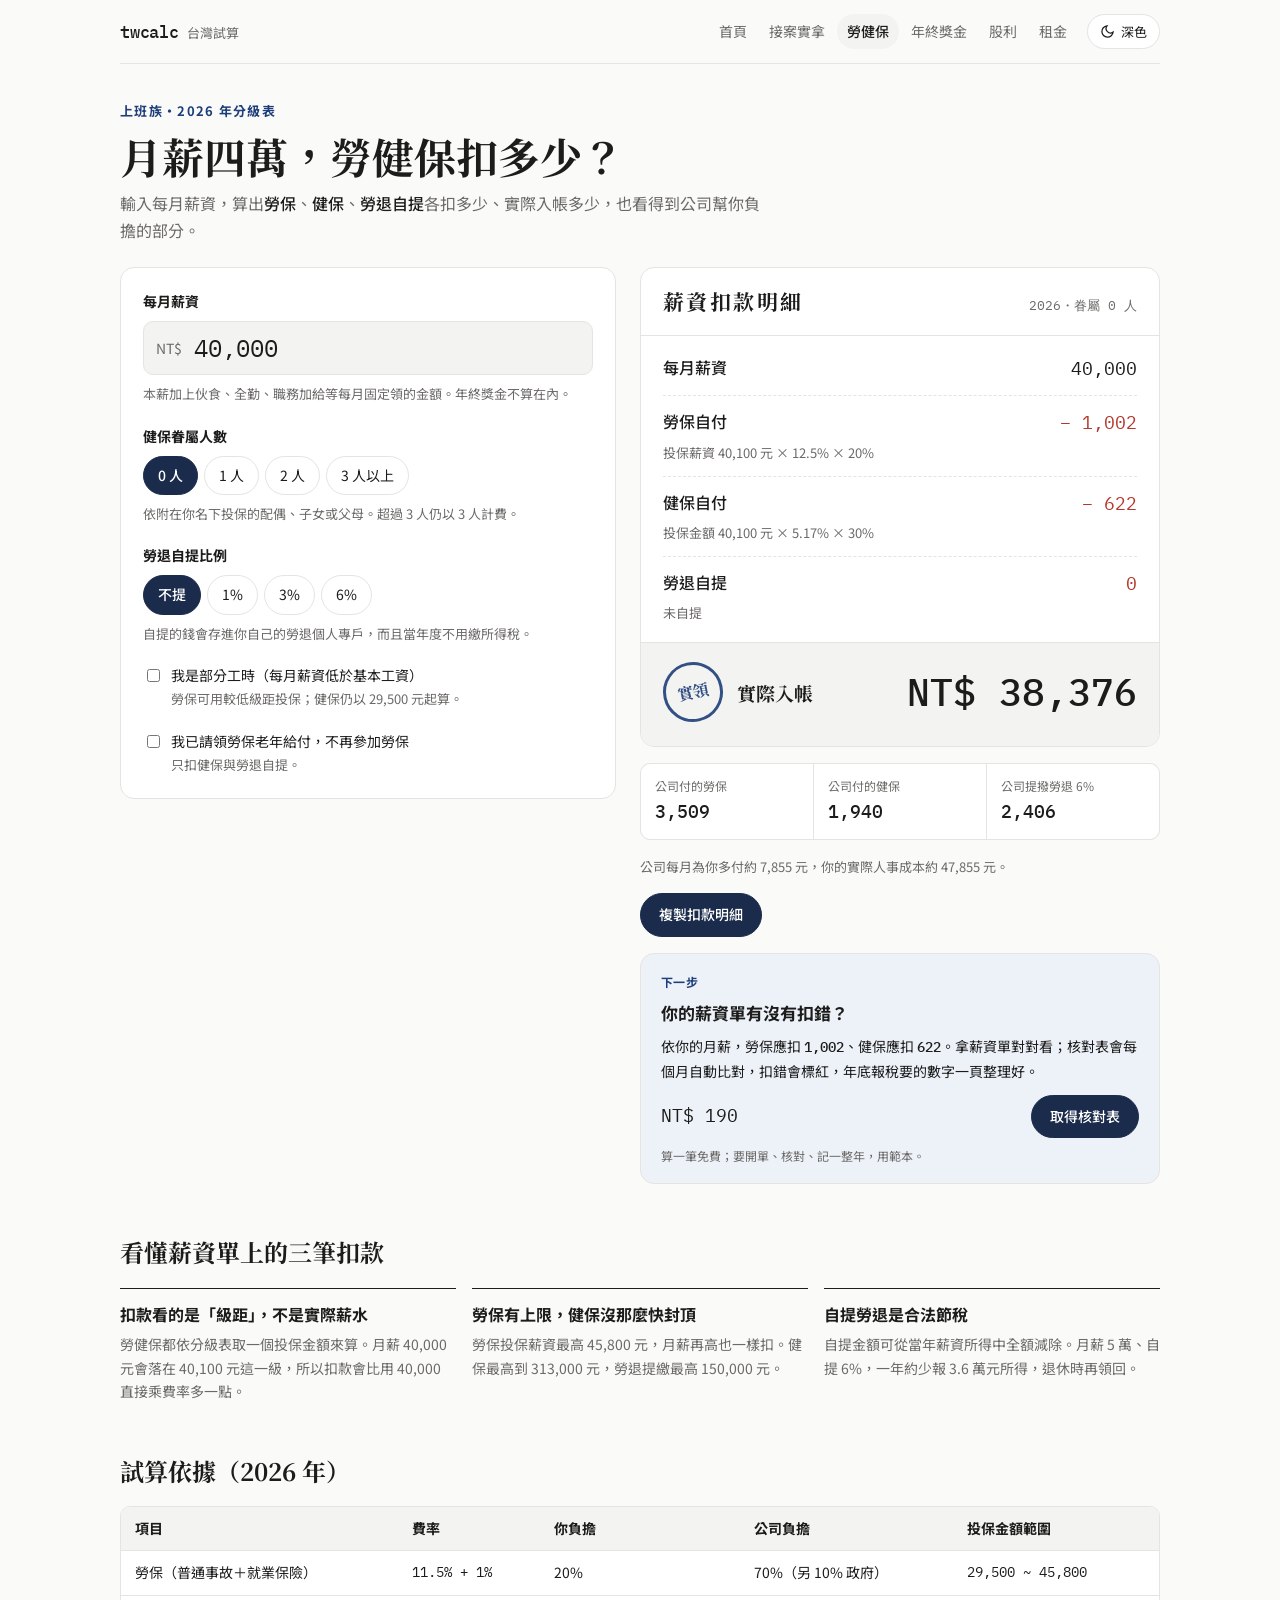
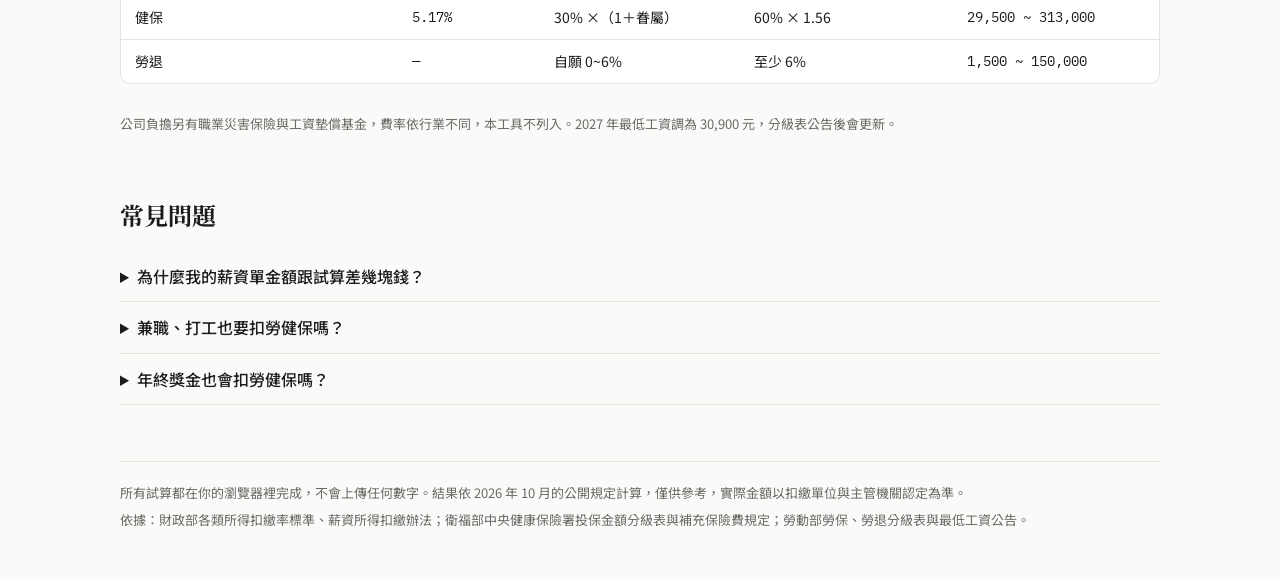
<file: payroll/index.html>
<!doctype html>
<html lang="zh-Hant-TW">
<head>
<meta charset="utf-8">
<meta name="viewport" content="width=device-width,initial-scale=1,viewport-fit=cover">
<title>勞健保自付額試算｜twcalc 台灣試算</title>
<meta name="description" content="輸入月薪，算出 2026 年勞保、健保、勞退自提要扣多少，實際入帳多少，以及公司幫你負擔多少。">
<link rel="canonical" href="https://vic510.github.io/twcalc/payroll/">
<meta property="og:type" content="website">
<meta property="og:title" content="勞健保自付額試算｜twcalc 台灣試算">
<meta property="og:description" content="輸入月薪，算出 2026 年勞保、健保、勞退自提要扣多少，實際入帳多少，以及公司幫你負擔多少。">
<meta property="og:url" content="https://vic510.github.io/twcalc/payroll/">
<meta property="og:locale" content="zh_TW">
<meta name="theme-color" content="#1B2B4B">
<link rel="icon" href="data:image/svg+xml,%3Csvg xmlns='http://www.w3.org/2000/svg' viewBox='0 0 32 32'%3E%3Crect width='32' height='32' rx='8' fill='%231B2B4B'/%3E%3Ctext x='16' y='22' font-size='17' text-anchor='middle' fill='white' font-family='monospace'%3Etw%3C/text%3E%3C/svg%3E">
<script>(function(){var t;try{t=localStorage.getItem('twcalc-theme')}catch(e){}if(!t)t=matchMedia('(prefers-color-scheme: dark)').matches?'dark':'light';document.documentElement.dataset.theme=t})()</script>
<link rel="preconnect" href="https://fonts.googleapis.com">
<link rel="preconnect" href="https://fonts.gstatic.com" crossorigin>
<link rel="stylesheet" href="https://fonts.googleapis.com/css2?family=Noto+Serif+TC:wght@700&family=Noto+Sans+TC:wght@400;500;700&family=IBM+Plex+Mono:wght@400;500&display=swap">
<link rel="stylesheet" href="../assets/site.css">
<script type="application/ld+json">{"@context": "https://schema.org", "@type": "WebApplication", "name": "勞健保自付額試算", "url": "https://vic510.github.io/twcalc/payroll/", "applicationCategory": "FinanceApplication", "operatingSystem": "Any", "inLanguage": "zh-Hant-TW", "offers": {"@type": "Offer", "price": "0", "priceCurrency": "TWD"}, "description": "輸入月薪，算出 2026 年勞保、健保、勞退自提要扣多少，實際入帳多少，以及公司幫你負擔多少。"}</script>
</head>
<body>
<div class="wrap">
<nav class="nav" aria-label="主要">
  <a class="brand" href="../"><b>twcalc</b><span>台灣試算</span></a>
  <div class="nav-r"><div class="links"><a href="../" class="keep">首頁</a><a href="../freelance/">接案實拿</a><a href="../payroll/" aria-current="page">勞健保</a><a href="../bonus/">年終獎金</a><a href="../dividend/">股利</a><a href="../rent/">租金</a></div><button class="theme" id="theme" type="button"></button></div>
</nav>
  <header class="hero">
    <div class="eyebrow">上班族・2026 年分級表</div>
    <h1><span class="nw">月薪四萬，</span><span class="nw">勞健保扣多少？</span></h1>
    <p class="lede">輸入每月薪資，算出<b>勞保</b>、<b>健保</b>、<b>勞退自提</b>各扣多少、實際入帳多少，也看得到公司幫你負擔的部分。</p>
  </header>

  <div class="main">
    <form class="panel" id="form" autocomplete="off">
      <div class="field">
        <label class="label" for="salary">每月薪資</label>
        <div class="money"><span>NT$</span><input id="salary" inputmode="numeric" value="40,000" aria-describedby="salary-h"></div>
        <div class="hint" id="salary-h">本薪加上伙食、全勤、職務加給等每月固定領的金額。年終獎金不算在內。</div>
      </div>

      <div class="field">
        <div class="label" id="dep-l">健保眷屬人數</div>
        <div class="seg" role="group" aria-labelledby="dep-l">
          <button type="button" id="dep-0" data-dep="0" aria-pressed="true">0 人</button>
          <button type="button" id="dep-1" data-dep="1" aria-pressed="false">1 人</button>
          <button type="button" id="dep-2" data-dep="2" aria-pressed="false">2 人</button>
          <button type="button" id="dep-3" data-dep="3" aria-pressed="false">3 人以上</button>
        </div>
        <div class="hint">依附在你名下投保的配偶、子女或父母。超過 3 人仍以 3 人計費。</div>
      </div>

      <div class="field">
        <div class="label" id="self-l">勞退自提比例</div>
        <div class="seg" role="group" aria-labelledby="self-l">
          <button type="button" id="self-0" data-self="0" aria-pressed="true">不提</button>
          <button type="button" id="self-1" data-self="1" aria-pressed="false">1%</button>
          <button type="button" id="self-3" data-self="3" aria-pressed="false">3%</button>
          <button type="button" id="self-6" data-self="6" aria-pressed="false">6%</button>
        </div>
        <div class="hint">自提的錢會存進你自己的勞退個人專戶，而且當年度不用繳所得稅。</div>
      </div>

      <label class="check"><input type="checkbox" id="pt"> <span>我是部分工時（每月薪資低於基本工資）<br><span class="hint">勞保可用較低級距投保；健保仍以 29,500 元起算。</span></span></label>
      <label class="check"><input type="checkbox" id="over65"> <span>我已請領勞保老年給付，不再參加勞保<br><span class="hint">只扣健保與勞退自提。</span></span></label>
    </form>

    <div class="side">
      <div class="slip" aria-live="polite">
        <div class="slip-head"><h2>薪資扣款明細</h2><span class="code" id="slip-code"></span></div>
        <div class="rows">
          <div class="row"><span class="k">每月薪資</span><span class="v" id="o-salary"></span></div>
          <div class="row minus"><span class="k">勞保自付</span><span class="v" id="o-labor"></span><span class="why" id="o-labor-why"></span></div>
          <div class="row minus"><span class="k">健保自付</span><span class="v" id="o-health"></span><span class="why" id="o-health-why"></span></div>
          <div class="row minus"><span class="k">勞退自提</span><span class="v" id="o-self"></span><span class="why" id="o-self-why"></span></div>
        </div>
        <div class="net"><span class="netl"><span class="stamp" id="stamp" aria-hidden="true">實領</span><span class="k">實際入帳</span></span><span class="v" id="o-net"></span></div>
      </div>

      <div class="cost" aria-label="公司負擔">
        <div><small>公司付的勞保</small><b id="b-labor"></b></div>
        <div><small>公司付的健保</small><b id="b-health"></b></div>
        <div><small>公司提撥勞退 6%</small><b id="b-pension"></b></div>
      </div>
      <p class="hint" style="margin:0" id="b-note"></p>

      <div class="actions">
        <button class="btn" type="button" id="copy">複製扣款明細</button>
        <span class="toast" id="toast" role="status"></span>
      </div>
      <div class="next" id="next">
        <span class="tag">下一步</span>
        <h3>你的薪資單有沒有扣錯？</h3>
        <p id="next-body">每月照抄薪資單，表格依分級表算出應扣金額並和實扣比對，扣錯會標紅；年底報稅要的數字一頁整理好。</p>
        <div class="row2"><span class="p">NT$ 190</span><a class="btn" href="https://peterleaf8.gumroad.com/l/tw-payroll-check" target="_blank" rel="noopener">取得核對表</a></div>
        <span class="free">算一筆免費；要開單、核對、記一整年，用範本。</span>
      </div>
    </div>
  </div>

  <section class="info">
    <h2>看懂薪資單上的三筆扣款</h2>
    <div class="grid3">
      <div class="card"><h3>扣款看的是「級距」，不是實際薪水</h3><p>勞健保都依分級表取一個投保金額來算。月薪 40,000 元會落在 40,100 元這一級，所以扣款會比用 40,000 直接乘費率多一點。</p></div>
      <div class="card"><h3>勞保有上限，健保沒那麼快封頂</h3><p>勞保投保薪資最高 45,800 元，月薪再高也一樣扣。健保最高到 313,000 元，勞退提繳最高 150,000 元。</p></div>
      <div class="card"><h3>自提勞退是合法節稅</h3><p>自提金額可從當年薪資所得中全額減除。月薪 5 萬、自提 6%，一年約少報 3.6 萬元所得，退休時再領回。</p></div>
    </div>
  </section>

  <section class="info">
    <h2>試算依據（2026 年）</h2>
    <p class="swipe" aria-hidden="true">← 表格可左右滑動 →</p>
    <div class="tbl">
      <table>
        <thead><tr><th>項目</th><th>費率</th><th>你負擔</th><th>公司負擔</th><th>投保金額範圍</th></tr></thead>
        <tbody>
          <tr><td>勞保（普通事故＋就業保險）</td><td class="n">11.5% + 1%</td><td>20%</td><td>70%（另 10% 政府）</td><td class="n">29,500 ~ 45,800</td></tr>
          <tr><td>健保</td><td class="n">5.17%</td><td>30% ×（1＋眷屬）</td><td>60% × 1.56</td><td class="n">29,500 ~ 313,000</td></tr>
          <tr><td>勞退</td><td class="n">—</td><td>自願 0~6%</td><td>至少 6%</td><td class="n">1,500 ~ 150,000</td></tr>
        </tbody>
      </table>
    </div>
    <p class="hint">公司負擔另有職業災害保險與工資墊償基金，費率依行業不同，本工具不列入。2027 年最低工資調為 30,900 元，分級表公告後會更新。</p>
  </section>

  <section class="info">
    <h2>常見問題</h2>
    <div>
      <details><summary>為什麼我的薪資單金額跟試算差幾塊錢？</summary><p>公司申報的投保金額可能和你實際月薪不同，例如加班費多的月份、年中調薪尚未申報調整。看薪資單上寫的投保金額，代回本工具最準。</p></details>
      <details><summary>兼職、打工也要扣勞健保嗎？</summary><p>受僱就要保勞保；健保則看你是否已在其他地方投保。只在一家公司打工且沒有其他投保身分，通常會在這家公司保健保。</p></details>
      <details><summary>年終獎金也會扣勞健保嗎？</summary><p>一般保費不會，但全年獎金累計超過投保金額 4 倍的部分要扣 2.11% 補充保費。可以用<a href="../bonus/">年終獎金補充保費試算</a>算看看。</p></details>
    </div>
  </section>

<footer class="foot">
  <span>所有試算都在你的瀏覽器裡完成，不會上傳任何數字。結果依 2026 年 10 月的公開規定計算，僅供參考，實際金額以扣繳單位與主管機關認定為準。</span>
  <span>依據：財政部各類所得扣繳率標準、薪資所得扣繳辦法；衛福部中央健康保險署投保金額分級表與補充保險費規定；勞動部勞保、勞退分級表與最低工資公告。</span>
</footer>
</div>
<script src="../assets/tw.js"></script>
<script src="../assets/ui.js"></script>
<script src="../assets/payroll.js" defer></script>
</body>
</html>
</file>
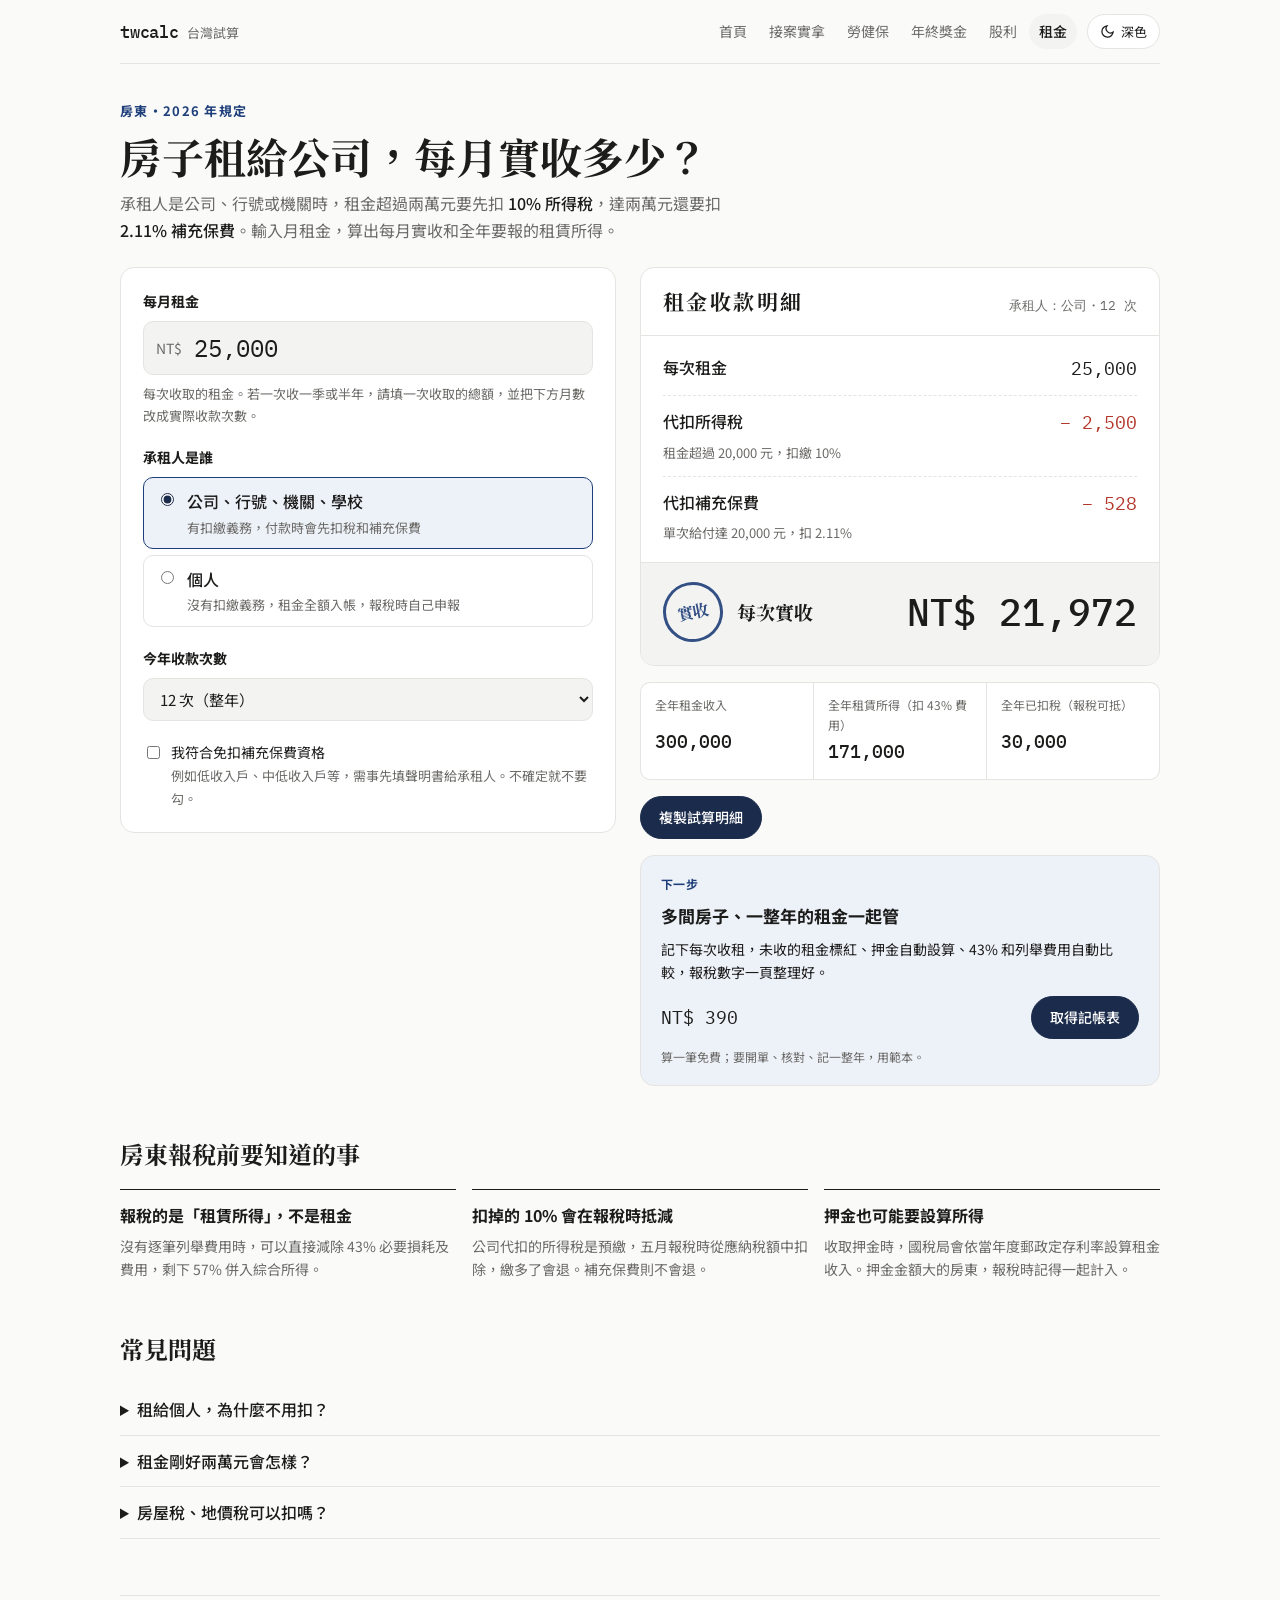
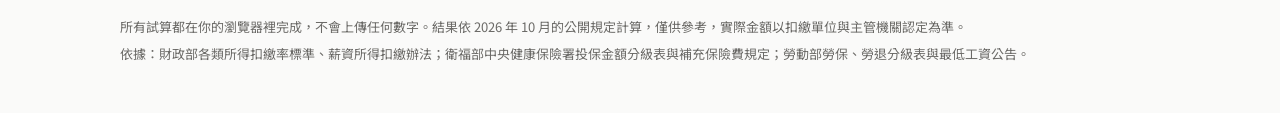
<file: rent/index.html>
<!doctype html>
<html lang="zh-Hant-TW">
<head>
<meta charset="utf-8">
<meta name="viewport" content="width=device-width,initial-scale=1,viewport-fit=cover">
<title>房東租金扣繳試算｜twcalc 台灣試算</title>
<meta name="description" content="房子租給公司要扣多少稅和補充保費？輸入月租金，算出每月實收、全年租賃所得與報稅前要知道的數字。">
<link rel="canonical" href="https://vic510.github.io/twcalc/rent/">
<meta property="og:type" content="website">
<meta property="og:title" content="房東租金扣繳試算｜twcalc 台灣試算">
<meta property="og:description" content="房子租給公司要扣多少稅和補充保費？輸入月租金，算出每月實收、全年租賃所得與報稅前要知道的數字。">
<meta property="og:url" content="https://vic510.github.io/twcalc/rent/">
<meta property="og:locale" content="zh_TW">
<meta name="theme-color" content="#1B2B4B">
<link rel="icon" href="data:image/svg+xml,%3Csvg xmlns='http://www.w3.org/2000/svg' viewBox='0 0 32 32'%3E%3Crect width='32' height='32' rx='8' fill='%231B2B4B'/%3E%3Ctext x='16' y='22' font-size='17' text-anchor='middle' fill='white' font-family='monospace'%3Etw%3C/text%3E%3C/svg%3E">
<script>(function(){var t;try{t=localStorage.getItem('twcalc-theme')}catch(e){}if(!t)t=matchMedia('(prefers-color-scheme: dark)').matches?'dark':'light';document.documentElement.dataset.theme=t})()</script>
<link rel="preconnect" href="https://fonts.googleapis.com">
<link rel="preconnect" href="https://fonts.gstatic.com" crossorigin>
<link rel="stylesheet" href="https://fonts.googleapis.com/css2?family=Noto+Serif+TC:wght@700&family=Noto+Sans+TC:wght@400;500;700&family=IBM+Plex+Mono:wght@400;500&display=swap">
<link rel="stylesheet" href="../assets/site.css">
<script type="application/ld+json">{"@context": "https://schema.org", "@type": "WebApplication", "name": "房東租金扣繳試算", "url": "https://vic510.github.io/twcalc/rent/", "applicationCategory": "FinanceApplication", "operatingSystem": "Any", "inLanguage": "zh-Hant-TW", "offers": {"@type": "Offer", "price": "0", "priceCurrency": "TWD"}, "description": "房子租給公司要扣多少稅和補充保費？輸入月租金，算出每月實收、全年租賃所得與報稅前要知道的數字。"}</script>
</head>
<body>
<div class="wrap">
<nav class="nav" aria-label="主要">
  <a class="brand" href="../"><b>twcalc</b><span>台灣試算</span></a>
  <div class="nav-r"><div class="links"><a href="../" class="keep">首頁</a><a href="../freelance/">接案實拿</a><a href="../payroll/">勞健保</a><a href="../bonus/">年終獎金</a><a href="../dividend/">股利</a><a href="../rent/" aria-current="page">租金</a></div><button class="theme" id="theme" type="button"></button></div>
</nav>
  <header class="hero">
    <div class="eyebrow">房東・2026 年規定</div>
    <h1><span class="nw">房子租給公司，</span><span class="nw">每月實收多少？</span></h1>
    <p class="lede">承租人是公司、行號或機關時，租金超過兩萬元要先扣 <b>10% 所得稅</b>，達兩萬元還要扣 <b>2.11% 補充保費</b>。輸入月租金，算出每月實收和全年要報的租賃所得。</p>
  </header>

  <div class="main">
    <form class="panel" id="form" autocomplete="off">
      <div class="field">
        <label class="label" for="rent">每月租金</label>
        <div class="money"><span>NT$</span><input id="rent" inputmode="numeric" value="25,000"></div>
        <div class="hint">每次收取的租金。若一次收一季或半年，請填一次收取的總額，並把下方月數改成實際收款次數。</div>
      </div>

      <div class="field">
        <div class="label">承租人是誰</div>
        <div class="types">
          <label class="type"><input type="radio" name="tenant" id="t-corp" value="corp" checked><strong>公司、行號、機關、學校</strong><span>有扣繳義務，付款時會先扣稅和補充保費</span></label>
          <label class="type"><input type="radio" name="tenant" id="t-person" value="person"><strong>個人</strong><span>沒有扣繳義務，租金全額入帳，報稅時自己申報</span></label>
        </div>
      </div>

      <div class="field">
        <label class="label" for="months">今年收款次數</label>
        <select class="sel" id="months">
          <option value="12" selected>12 次（整年）</option><option value="11">11 次</option><option value="10">10 次</option><option value="9">9 次</option>
          <option value="8">8 次</option><option value="7">7 次</option><option value="6">6 次</option><option value="5">5 次</option>
          <option value="4">4 次</option><option value="3">3 次</option><option value="2">2 次</option><option value="1">1 次</option>
        </select>
      </div>
      <label class="check"><input type="checkbox" id="exempt"> <span>我符合免扣補充保費資格<br><span class="hint">例如低收入戶、中低收入戶等，需事先填聲明書給承租人。不確定就不要勾。</span></span></label>
    </form>

    <div class="side">
      <div class="slip" aria-live="polite">
        <div class="slip-head"><h2>租金收款明細</h2><span class="code" id="slip-code"></span></div>
        <div class="rows">
          <div class="row"><span class="k">每次租金</span><span class="v" id="o-rent"></span></div>
          <div class="row minus"><span class="k">代扣所得稅</span><span class="v" id="o-tax"></span><span class="why" id="o-tax-why"></span></div>
          <div class="row minus"><span class="k">代扣補充保費</span><span class="v" id="o-prem"></span><span class="why" id="o-prem-why"></span></div>
        </div>
        <div class="net"><span class="netl"><span class="stamp" id="stamp" aria-hidden="true">實收</span><span class="k">每次實收</span></span><span class="v" id="o-net"></span></div>
      </div>
      <div class="cost" aria-label="全年">
        <div><small>全年租金收入</small><b id="y-rent"></b></div>
        <div><small>全年租賃所得（扣 43% 費用）</small><b id="y-income"></b></div>
        <div><small>全年已扣稅（報稅可抵）</small><b id="y-tax"></b></div>
      </div>
      <div class="alert" id="trap" hidden></div>
      <div class="actions">
        <button class="btn" type="button" id="copy">複製試算明細</button>
        <span class="toast" id="toast" role="status"></span>
      </div>
      <div class="next" id="next">
        <span class="tag">下一步</span>
        <h3>多間房子、一整年的租金一起管</h3>
        <p id="next-body">記下每次收租，未收的租金標紅、押金自動設算、43% 和列舉費用自動比較，報稅數字一頁整理好。</p>
        <div class="row2"><span class="p">NT$ 390</span><a class="btn" href="https://peterleaf8.gumroad.com/l/tw-landlord-pack" target="_blank" rel="noopener">取得記帳表</a></div>
        <span class="free">算一筆免費；要開單、核對、記一整年，用範本。</span>
      </div>
    </div>
  </div>

  <section class="info">
    <h2>房東報稅前要知道的事</h2>
    <div class="grid3">
      <div class="card"><h3>報稅的是「租賃所得」，不是租金</h3><p>沒有逐筆列舉費用時，可以直接減除 43% 必要損耗及費用，剩下 57% 併入綜合所得。</p></div>
      <div class="card"><h3>扣掉的 10% 會在報稅時抵減</h3><p>公司代扣的所得稅是預繳，五月報稅時從應納稅額中扣除，繳多了會退。補充保費則不會退。</p></div>
      <div class="card"><h3>押金也可能要設算所得</h3><p>收取押金時，國稅局會依當年度郵政定存利率設算租金收入。押金金額大的房東，報稅時記得一起計入。</p></div>
    </div>
  </section>

  <section class="info">
    <h2>常見問題</h2>
    <div>
      <details><summary>租給個人，為什麼不用扣？</summary><p>個人不是扣繳義務人，付租金時不會先扣稅或補充保費。但這筆租金仍是你的所得，五月報稅時要自己申報。</p></details>
      <details><summary>租金剛好兩萬元會怎樣？</summary><p>所得稅不扣（應扣稅額 2,000 元未超過門檻），但補充保費要扣 422 元。租金 20,001 元起兩筆都扣。</p></details>
      <details><summary>房屋稅、地價稅可以扣嗎？</summary><p>選擇逐筆列舉必要費用時，可以列報房屋稅、地價稅、修繕費等；選擇直接減除 43% 時就不能再另外列。</p></details>
    </div>
  </section>

<footer class="foot">
  <span>所有試算都在你的瀏覽器裡完成，不會上傳任何數字。結果依 2026 年 10 月的公開規定計算，僅供參考，實際金額以扣繳單位與主管機關認定為準。</span>
  <span>依據：財政部各類所得扣繳率標準、薪資所得扣繳辦法；衛福部中央健康保險署投保金額分級表與補充保險費規定；勞動部勞保、勞退分級表與最低工資公告。</span>
</footer>
</div>
<script src="../assets/tw.js"></script>
<script src="../assets/ui.js"></script>
<script src="../assets/rent.js" defer></script>
</body>
</html>
</file>
<file: assets/site.css>
/* twcalc：中性白底與炭黑兩種外觀，只有主要按鈕、選中狀態用藍黑色當重點 */
:root{
  --bg:#FAFAF9; --surface:#FFFFFF; --sunk:#F3F3F2; --ink:#1C1C1B; --muted:#6B6A67; --line:#E5E4E1;
  --accent:#1B2B4B; --on-accent:#FFFFFF; --accent-text:#1F3F7A; --accent-soft:#EDF1F8;
  --minus:#B4372B; --warn-bg:#FFF5DB; --warn-ink:#6A4B00;
  --f-display:"Noto Serif TC","Songti TC","PMingLiU",serif;
  --f-body:"Noto Sans TC","PingFang TC","Microsoft JhengHei",system-ui,sans-serif;
  --f-mono:"IBM Plex Mono",ui-monospace,"SFMono-Regular",Menlo,monospace;
  color-scheme:light;
}
:root[data-theme="dark"]{
  --bg:#1F1F1E; --surface:#2A2A28; --sunk:#232322; --ink:#ECECEA; --muted:#A3A29E; --line:#3A3A37;
  --accent:#2A4377; --on-accent:#FFFFFF; --accent-text:#9DB7EC; --accent-soft:#2B3240;
  --minus:#F08B7E; --warn-bg:#3A3220; --warn-ink:#F1D58C;
  color-scheme:dark;
}
*{box-sizing:border-box}
[hidden]{display:none!important}
html{-webkit-text-size-adjust:100%}
body{margin:0;background:var(--bg);color:var(--ink);font-family:var(--f-body);font-size:16px;line-height:1.65;
  padding-left:max(16px,env(safe-area-inset-left,0px));padding-right:max(16px,env(safe-area-inset-right,0px));padding-block:0 48px;
  transition:background-color .2s,color .2s}
@media (prefers-reduced-motion:reduce){body{transition:none}}
a{color:var(--accent-text)}
.wrap{max-width:1040px;margin:0 auto}

/* 導覽列 */
.nav{display:flex;align-items:center;justify-content:space-between;gap:12px;padding-block:14px;border-bottom:1px solid var(--line);flex-wrap:wrap}
.brand{display:flex;align-items:baseline;gap:8px;text-decoration:none;color:var(--ink)}
.brand b{font-family:var(--f-mono);font-weight:500;font-size:17px;letter-spacing:-.01em}
.brand span{font-size:13px;color:var(--muted)}
.nav-r{display:flex;align-items:center;gap:4px}
.links{display:flex;gap:2px}
.nav-r a{font-size:14px;color:var(--muted);text-decoration:none;padding:6px 10px;border-radius:999px}
.nav-r a:hover{color:var(--ink);background:var(--sunk)}
.nav-r a[aria-current="page"]{color:var(--ink);background:var(--sunk);font-weight:500}
.theme{font:inherit;font-size:13px;display:inline-flex;align-items:center;gap:6px;border:1px solid var(--line);background:var(--surface);color:var(--ink);border-radius:999px;padding:6px 12px;cursor:pointer;margin-left:6px}
.theme svg{width:15px;height:15px}
@media (max-width:640px){.nav{display:grid;grid-template-columns:1fr auto}.nav-r{display:contents}.links{grid-row:2;grid-column:1/-1;overflow-x:auto;white-space:nowrap;margin-inline:-4px;scrollbar-width:none}.links::-webkit-scrollbar{display:none}.theme{grid-row:1;grid-column:2}}

header.hero{padding-block:36px 24px;display:grid;gap:8px}
.eyebrow{font-size:13px;letter-spacing:.1em;color:var(--accent-text);font-weight:700}
h1{font-family:var(--f-display);font-size:clamp(28px,5vw,42px);line-height:1.25;margin:0;text-wrap:balance;font-weight:700}
.nw{display:inline-block}
.lede{color:var(--muted);max-width:40em;margin:0}
.lede b{color:var(--ink);font-weight:500}

.main{display:grid;grid-template-columns:minmax(0,1fr) minmax(0,1.05fr);gap:24px;align-items:start}
@media (max-width:820px){.main{grid-template-columns:minmax(0,1fr)}}
.panel{background:var(--surface);border:1px solid var(--line);border-radius:14px;padding:22px;display:grid;gap:20px}
.field{display:grid;gap:8px}
.label{font-size:14px;font-weight:700}
.hint{font-size:13px;color:var(--muted)}
.seg{display:flex;flex-wrap:wrap;gap:6px}
.seg button{font:inherit;font-size:14px;border:1px solid var(--line);background:transparent;color:var(--ink);border-radius:999px;padding:7px 14px;cursor:pointer}
.seg button[aria-pressed="true"]{background:var(--accent);border-color:var(--accent);color:var(--on-accent);font-weight:500}
.seg button:focus-visible,.btn:focus-visible,.theme:focus-visible,input:focus-visible,select:focus-visible,a:focus-visible{outline:2px solid var(--accent-text);outline-offset:2px}
.types{display:grid;gap:6px}
.type{display:grid;grid-template-columns:auto 1fr;gap:2px 10px;align-items:start;border:1px solid var(--line);border-radius:10px;padding:10px 12px;cursor:pointer}
.type input{margin-top:5px;accent-color:var(--accent)}
.type strong{font-weight:500}
.type span{grid-column:2;font-size:13px;color:var(--muted)}
.type:has(input:checked){border-color:var(--accent-text);background:var(--accent-soft)}
.money{display:flex;align-items:center;border:1px solid var(--line);border-radius:10px;background:var(--sunk);overflow:hidden}
.money span{padding:0 12px;color:var(--muted);font-size:14px}
.money input{flex:1;min-width:0;border:0;background:transparent;color:var(--ink);font-family:var(--f-mono);font-size:24px;padding:10px 12px 10px 0;font-variant-numeric:tabular-nums}
.money input:focus{outline:none}
.money:focus-within{border-color:var(--accent-text)}
.money.sm input{font-size:18px}
.check{display:flex;gap:8px;align-items:flex-start;font-size:14px}
.check input{margin-top:5px;accent-color:var(--accent)}
select.sel{font:inherit;font-size:15px;border:1px solid var(--line);background:var(--sunk);color:var(--ink);border-radius:10px;padding:9px 12px}
.two{display:grid;grid-template-columns:minmax(0,1fr) minmax(0,1fr);gap:12px}
@media (max-width:420px){.two{grid-template-columns:minmax(0,1fr)}}

/* 試算單 */
.slip{background:var(--surface);border:1px solid var(--line);border-radius:14px;position:relative;overflow:hidden}
.slip-head{display:flex;justify-content:space-between;align-items:baseline;gap:12px;flex-wrap:wrap;padding:16px 22px;border-bottom:1px solid var(--line)}
.slip-head h2{font-family:var(--f-display);font-size:21px;margin:0;letter-spacing:.12em}
.code{font-family:var(--f-mono);font-size:13px;color:var(--muted)}
.rows{display:grid;padding:6px 22px}
.row{display:grid;grid-template-columns:minmax(0,1fr) auto;gap:4px 16px;padding:12px 0;border-bottom:1px dashed var(--line)}
.row:last-child{border-bottom:0}
.row .k{font-weight:500}
.row .v{font-family:var(--f-mono);font-variant-numeric:tabular-nums;font-size:18px;text-align:right}
.row .why{grid-column:1/-1;font-size:13px;color:var(--muted)}
.row.minus .v{color:var(--minus)}
.row.sub .k{font-weight:400;color:var(--muted)}
.net{display:flex;justify-content:space-between;align-items:center;gap:16px;padding:18px 22px 22px;border-top:1px solid var(--line);background:var(--sunk);flex-wrap:wrap}
.netl{display:flex;align-items:center;gap:14px}
.net .k{font-family:var(--f-display);font-size:19px;font-weight:700}
.net .v{font-family:var(--f-mono);font-size:clamp(28px,6vw,38px);font-weight:500;font-variant-numeric:tabular-nums}
.stamp{flex:none;width:60px;height:60px;font-size:16px;border:3px solid var(--accent-text);border-radius:50%;color:var(--accent-text);display:grid;place-items:center;
  font-family:var(--f-display);font-weight:700;line-height:1.1;text-align:center;transform:rotate(-12deg);opacity:.9;pointer-events:none}
@media (prefers-reduced-motion:no-preference){.stamp.hit{animation:stamp .35s ease-out}@keyframes stamp{from{transform:rotate(-12deg) scale(1.35);opacity:0}to{transform:rotate(-12deg) scale(1);opacity:.9}}}
.side{display:grid;gap:16px}
.alert{background:var(--warn-bg);color:var(--warn-ink);border-radius:10px;padding:14px 16px;font-size:14px}
.alert strong{display:block;margin-bottom:2px}
.cost{display:grid;grid-template-columns:repeat(3,minmax(0,1fr));gap:1px;background:var(--line);border:1px solid var(--line);border-radius:10px;overflow:hidden}
.cost div{background:var(--surface);padding:12px 14px;display:grid;gap:2px}
.cost small{color:var(--muted);font-size:12px}
.cost b{font-family:var(--f-mono);font-weight:500;font-size:18px;font-variant-numeric:tabular-nums}
@media (max-width:420px){.cost div{padding:10px}.cost b{font-size:16px}}
@media (max-width:340px){.cost{grid-template-columns:minmax(0,1fr)}}
.actions{display:flex;gap:8px;flex-wrap:wrap}
.btn{font:inherit;font-size:14px;font-weight:500;border:1px solid var(--accent);background:var(--accent);color:var(--on-accent);border-radius:999px;padding:9px 18px;cursor:pointer;text-decoration:none;display:inline-block;text-align:center}
.btn:hover{filter:brightness(1.15)}
.btn.ghost{background:transparent;color:var(--ink);border-color:var(--line)}
.toast{font-size:13px;color:var(--accent-text);align-self:center}

section.info{margin-top:48px;display:grid;gap:16px}
section.info h2{font-family:var(--f-display);font-size:24px;margin:0}
.grid3{display:grid;grid-template-columns:repeat(auto-fit,minmax(240px,1fr));gap:16px}
.card{border-top:1px solid var(--ink);padding-top:12px;display:grid;gap:6px;align-content:start}
.card h3{margin:0;font-size:16px}
.card p{margin:0;font-size:14px;color:var(--muted)}
.tbl{overflow-x:auto;border:1px solid var(--line);border-radius:10px;background:var(--surface)}
.swipe{display:none;margin:0;font-size:13px;color:var(--muted)}
@media (max-width:620px){.swipe{display:block}}
table{border-collapse:collapse;width:100%;min-width:560px;font-size:14px}
th,td{text-align:left;padding:10px 14px;border-bottom:1px solid var(--line);vertical-align:top}
th{font-weight:700;background:var(--sunk)}
td.n{font-family:var(--f-mono);font-variant-numeric:tabular-nums}
tr:last-child td{border-bottom:0}
.pack{margin-top:48px;border:1px solid var(--line);border-radius:14px;padding:24px;display:grid;grid-template-columns:minmax(0,1.4fr) minmax(0,1fr);gap:24px;background:var(--surface)}
@media (max-width:760px){.pack{grid-template-columns:minmax(0,1fr)}}
.pack h2{font-family:var(--f-display);font-size:24px;margin:0 0 8px}
.pack ul{margin:0;padding-left:1.2em;display:grid;gap:4px;font-size:15px}
.pack .buy{display:grid;gap:10px;align-content:center}
.price{font-family:var(--f-mono);font-size:32px;font-weight:500}
.price small{font-size:14px;color:var(--muted);font-family:var(--f-body)}
details{border-bottom:1px solid var(--line);padding:12px 0}
details summary{cursor:pointer;font-weight:500}
details p{margin:8px 0 0;color:var(--muted);font-size:15px;max-width:44em}
footer.foot{margin-top:56px;padding-top:20px;border-top:1px solid var(--line);font-size:13px;color:var(--muted);display:grid;gap:6px}

/* 首頁 */
.tools{display:grid;grid-template-columns:repeat(auto-fit,minmax(min(100%,420px),1fr));gap:14px}
.tool{display:grid;gap:8px;align-content:start;background:var(--surface);border:1px solid var(--line);border-radius:14px;padding:20px;text-decoration:none;color:var(--ink);transition:border-color .15s,transform .15s}
.tool:hover{border-color:var(--accent-text)}
@media (prefers-reduced-motion:no-preference){.tool:hover{transform:translateY(-2px)}}
.tool .tag{font-size:12px;color:var(--accent-text);font-weight:700;letter-spacing:.06em}
.tool h3{margin:0;font-family:var(--f-display);font-size:21px}
.tool p{margin:0;font-size:14px;color:var(--muted)}
.tool .q{font-family:var(--f-mono);font-size:13px;color:var(--muted);border-top:1px dashed var(--line);padding-top:10px;margin-top:4px}
.tool .go{font-size:14px;font-weight:500;color:var(--accent-text)}
.packs{display:grid;grid-template-columns:repeat(auto-fit,minmax(min(100%,300px),1fr));gap:14px}
.packcard{display:grid;gap:8px;background:var(--surface);border:1px solid var(--line);border-radius:14px;padding:20px}
.packcard h3{margin:0;font-size:17px}
.packcard p{margin:0;font-size:14px;color:var(--muted)}
.packcard .row2{display:flex;justify-content:space-between;align-items:center;gap:12px;flex-wrap:wrap;margin-top:6px}
.packcard .p{font-family:var(--f-mono);font-size:20px}

/* 算完之後的下一步 */
.next{border:1px solid var(--line);border-radius:14px;padding:18px 20px;background:var(--accent-soft);display:grid;gap:8px}
.next .tag{font-size:12px;font-weight:700;letter-spacing:.06em;color:var(--accent-text)}
.next h3{margin:0;font-size:17px}
.next p{margin:0;font-size:14px;color:var(--ink)}
.next p b{font-family:var(--f-mono);font-weight:500}
.next .row2{display:flex;justify-content:space-between;align-items:center;gap:12px;flex-wrap:wrap;margin-top:4px}
.next .p{font-family:var(--f-mono);font-size:18px}
.next .free{font-size:12px;color:var(--muted)}
.btn[aria-disabled="true"]{background:transparent;color:var(--muted);border-color:var(--line);cursor:default;filter:none}
</file>
